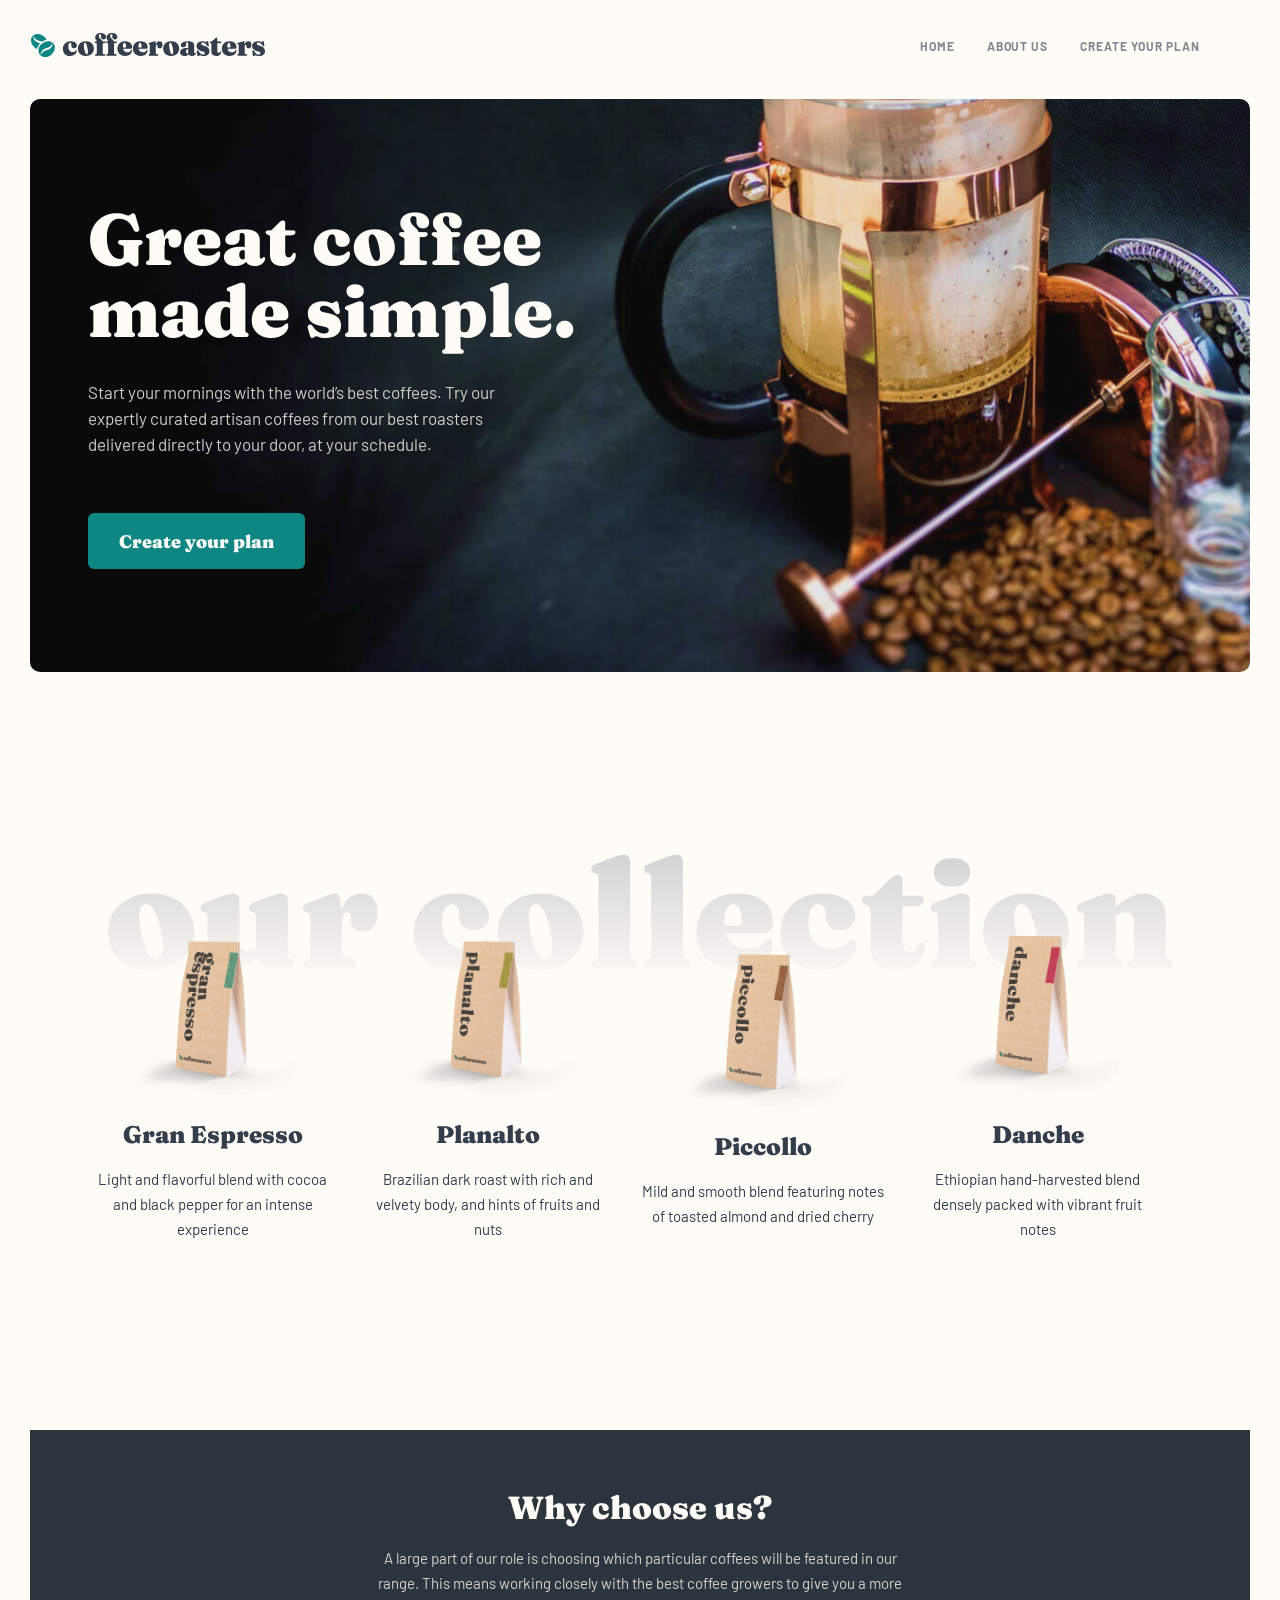
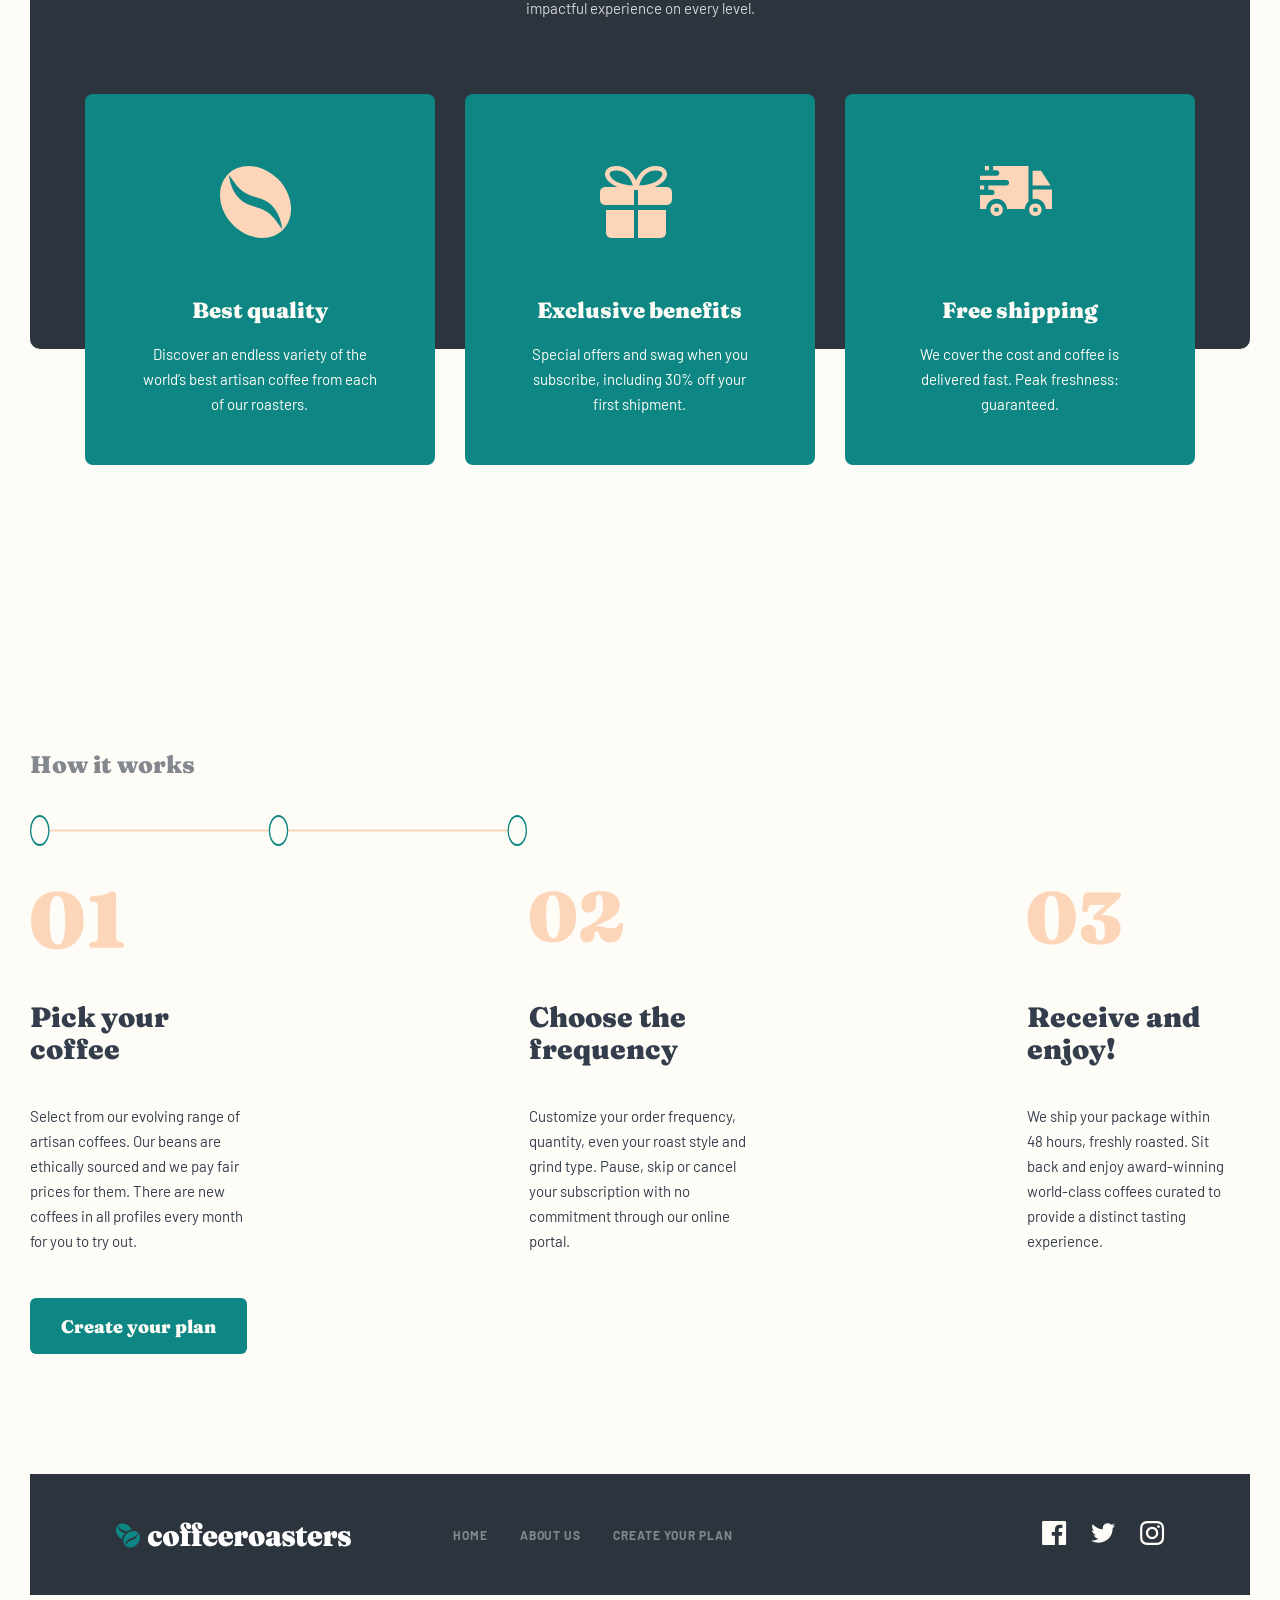
<file: index.html>
<!DOCTYPE html>
<html lang="en">

<head>
  <meta charset="UTF-8">
  <meta http-equiv="X-UA-Compatible" content="IE=edge">
  <meta name="viewport" content="width=device-width, initial-scale=1.0">
  <title>Coffee-mobile-full</title>
  <link rel="icon" href="./images/logo.svg">
  <!-- <link rel="stylesheet" href="./css/normalize.css"> -->
  <!-- <link rel="stylesheet" href="./css/main.css"> -->
  <link rel="stylesheet" href="./css/main.min.css">
</head>

<body>
  <!-- Header Start -->
  <header id="site-header">
    <div class="container">
      <div class="site-header-part">
        <a class="site-logo" href="./index.html">
          <img class="site-logo__img" src="./images/logo-img.svg" width="163" height="18" alt="CoffeeRoaster's logo">
        </a>
        <button class="site-header-part__btn" type="button"></button>
        <nav class="sitenav ">
          <ul class="sitenav__list">
            <li class="sitenav__item">
              <a class="sitenav__link" href="./index.html">Home</a>
            </li>
            <li class="sitenav__item">
              <a class="sitenav__link" href="./about.html">About us</a>
            </li>
            <li class="sitenav__item">
              <a class="sitenav__link" href="./plan.html">Create your plan</a>
            </li>
          </ul>
        </nav>
      </div>
    </div>
  </header>
  <!-- Header Finsh -->


  <!-- Site Main Start -->
  <main class="site-main">

    <!-- Hero Start -->
    <section id="hero">
      <div class="container">
        <div class="hero-part">
          <div class="hero-part__info-box">
            <div class="hero-part__title-box">
              <h1 class="hero-part__title">Great coffee
                made simple.</h1>
            </div>
            <div class="hero-part__text-box">
              <p class="hero-part__text">
                Start your mornings with the world’s best coffees. Try our expertly curated artisan
                coffees from our best roasters delivered directly to your door, at your schedule.
              </p>
            </div>
            <div class="hero-part__link-box">
              <a class="hero-part__link" href="./plan.html">Create your plan</a>
            </div>
          </div>
        </div>
      </div>
    </section>
    <!-- Hero Finish -->

    <!-- Collection Start -->
    <section id="collection">
      <div class="container">
        <h2 class="visually-hidden">Collection Section</h2>
        <div class="collection-part">
          <ul class="collection-part__list collection-list">
            <li class="collection-list__item">
              <img class="collection-list__img" src="./images//espresso.png" width="200" height="151"
                alt="Gran Espresso coffee" srcset="./images//espresso.png 1x, ./images//espresso@2x.png 2x">
              <div class="collection-list__info-box">
                <h3 class="collection-list__title">Gran Espresso</h3>
                <div class="collection-list__text-box">
                  <p class="collection-list__text">
                    Light and flavorful blend with cocoa and black pepper for an intense experience
                  </p>
                </div>
              </div>
            </li>
            <li class="collection-list__item">
              <img class="collection-list__img" src="./images//planalto.png" width="200" height="151"
                alt="Gran Espresso coffee" srcset="./images//planalto.png 1x, ./images//planalto@2x.png 2x">
              <div class="collection-list__info-box">
                <h3 class="collection-list__title">Planalto</h3>
                <div class="collection-list__text-box">
                  <p class="collection-list__text">
                    Brazilian dark roast with rich and velvety body, and hints of fruits and nuts
                  </p>
                </div>
              </div>
            </li>
            <li class="collection-list__item">
              <img class="collection-list__img" src="./images/picollo.png" width="200" height="151"
                alt="Gran Espresso coffee" srcset="./images/picollo.png 1x, ./images/picollo@2x.png 2x">
              <div class="collection-list__info-box">
                <h3 class="collection-list__title">Piccollo</h3>
                <div class="collection-list__text-box">
                  <p class="collection-list__text">
                    Mild and smooth blend featuring notes of toasted almond and dried cherry
                  </p>
                </div>
              </div>
            </li>
            <li class="collection-list__item">
              <img class="collection-list__img" src="./images/danche.png" width="200" height="151"
                alt="Gran Espresso coffee" srcset="./images/danche.png 1x, ./images/danche@2x.png 2x">
              <div class="collection-list__info-box">
                <h3 class="collection-list__title">Danche</h3>
                <div class="collection-list__text-box">
                  <p class="collection-list__text">
                    Ethiopian hand-harvested blend densely packed with vibrant fruit notes
                  </p>
                </div>
              </div>
            </li>
          </ul>
        </div>
      </div>
    </section>
    <!-- Collection Finish -->

    <!-- Choose Start -->
    <section id="choose">
      <div class="container">
        <div class="choose-part">
          <div class="choose-part__info-box">
            <div class="choose-part__title-box">
              <h2 class="choose-part__title">Why choose us?</h2>
            </div>
            <div class="choose-part__text-box">
              <p class="choose-part__text">
                A large part of our role is choosing which particular coffees will be featured in our range. This means
                working closely with the best coffee growers to give you a more impactful experience on every level.
              </p>
            </div>
          </div>
          <div class="choose-part__list-box">
            <ul class="choose-part__list choose-list">
              <li class="choose-list__item">
                <div class="choose-list__info-box">
                  <h3 class="choose-list__title">Best quality</h3>
                  <div class="choose-list__text-box">
                    <p class="choose-list__text">
                      Discover an endless variety of the world’s best artisan coffee from each of our roasters.
                    </p>
                  </div>
                </div>
              </li>
              <li class="choose-list__item">
                <div class="choose-list__info-box">
                  <h3 class="choose-list__title">Exclusive benefits</h3>
                  <div class="choose-list__text-box">
                    <p class="choose-list__text">
                      Special offers and swag when you subscribe, including 30% off your first shipment.
                    </p>
                  </div>
                </div>
              </li>
              <li class="choose-list__item">
                <div class="choose-list__info-box">
                  <h3 class="choose-list__title">Free shipping</h3>
                  <div class="choose-list__text-box">
                    <p class="choose-list__text">
                      We cover the cost and coffee is delivered fast. Peak freshness: guaranteed.
                    </p>
                  </div>
                </div>
              </li>
            </ul>
          </div>
        </div>
      </div>
    </section>
    <!-- Choose Finish -->

    <!-- How it works Start -->
    <section id="how-it-works">
      <div class="container">
        <div class="how-it-works-part coffee-part">
          <div class="coffee-part__title-box">
            <h2 class="coffee-part__title">How it works</h2>
          </div>
          <ul class="coffee-part__list coffee-list">
            <li class="coffee-list__item">
              <div class="coffee-list__title-box">
                <h3 class="coffee-list__title">Pick your coffee</h3>
              </div>
              <div class="coffee-list__text-box">
                <p class="coffee-list__text">
                  Select from our evolving range of artisan coffees. Our beans are ethically sourced and we pay fair
                  prices for them. There are new coffees in all profiles every month for you to try out.
                </p>
              </div>
            </li>
            <li class="coffee-list__item">
              <div class="coffee-list__title-box">
                <h3 class="coffee-list__title">Choose the frequency</h3>
              </div>
              <div class="coffee-list__text-box">
                <p class="coffee-list__text">
                  Customize your order frequency, quantity, even your roast style
                  and grind type. Pause, skip or cancel your subscription with
                  no commitment through our online portal.
                </p>
              </div>
            </li>
            <li class="coffee-list__item">
              <div class="coffee-list__title-box">
                <h3 class="coffee-list__title">Receive and enjoy!</h3>
              </div>
              <div class="coffee-list__text-box">
                <p class="coffee-list__text">
                  We ship your package within 48 hours, freshly roasted. Sit back and enjoy award-winning
                  world-class coffees curated to provide a distinct tasting experience.
                </p>
              </div>
            </li>
          </ul>
          <div class="coffee-part__link-box">
            <a class="coffee-part__link" href="./plan.html">Create your plan</a>
          </div>
        </div>
      </div>
    </section>
    <!-- How it works Finish -->
  </main>

  <!-- Site Main Finish -->

  <!-- Footer Start -->
  <footer id="site-footer">
    <div class="container">
      <div class="footer-part">
        <a class="footer-part__link" href="./index.html">
          <img class="footer-part__link-img" src="./images/white-log-img.svg" width="217" height="23"
            alt="Coffee Roaster's Logo">
        </a>
        <ul class="footer-part__list">
          <li class="footer-part__item">
            <a class="footer-part__link" href="./index.html">HOME</a>
          </li>
          <li class="footer-part__item">
            <a class="footer-part__link" href="./about.html">ABOUT US</a>
          </li>
          <li class="footer-part__item">
            <a class="footer-part__link" href="./plan.html">CREATE YOUR PLAN</a>
          </li>
        </ul>
        <ul class="footer-part__social-list">
          <li class="footer-part__social-item">
            <a class="footer-part__social-link" href="https://www.facebook.com" target="blank">
              <svg class="footer-part__social-link-img" width="25" height="24" viewBox="0 0 25 24" fill="none"
                xmlns="http://www.w3.org/2000/svg">
                <path
                  d="M22.7752 0H1.42522C0.69322 0 0.10022 0.593 0.10022 1.325V22.676C0.10022 23.407 0.69322 24 1.42522 24H12.9202V14.706H9.79222V11.084H12.9202V8.413C12.9202 5.313 14.8132 3.625 17.5792 3.625C18.9042 3.625 20.0422 3.724 20.3742 3.768V7.008L18.4562 7.009C16.9522 7.009 16.6612 7.724 16.6612 8.772V11.085H20.2482L19.7812 14.707H16.6612V24H22.7772C23.5072 24 24.1002 23.407 24.1002 22.675V1.325C24.1002 0.593 23.5072 0 22.7752 0Z"
                  fill="#FEFCF7" />
              </svg>
            </a>
          </li>
          <li class="footer-part__social-item">
            <a class="footer-part__social-link" href="https://www.twitter.com" target="blank">
              <svg class="footer-part__social-link-img" width="25" height="20" viewBox="0 0 25 20" fill="none"
                xmlns="http://www.w3.org/2000/svg">
                <path
                  d="M24.1002 2.55705C23.2172 2.94905 22.2682 3.21305 21.2722 3.33205C22.2892 2.72305 23.0702 1.75805 23.4372 0.608047C22.4862 1.17205 21.4322 1.58205 20.3102 1.80305C19.4132 0.846047 18.1322 0.248047 16.7162 0.248047C13.5372 0.248047 11.2012 3.21405 11.9192 6.29305C7.82822 6.08805 4.20022 4.12805 1.77122 1.14905C0.48122 3.36205 1.10222 6.25705 3.29422 7.72305C2.48822 7.69705 1.72822 7.47605 1.06522 7.10705C1.01122 9.38805 2.64622 11.522 5.01422 11.997C4.32122 12.185 3.56222 12.229 2.79022 12.081C3.41622 14.037 5.23422 15.46 7.39022 15.5C5.32022 17.123 2.71222 17.848 0.10022 17.54C2.27922 18.937 4.86822 19.752 7.64822 19.752C16.7902 19.752 21.9552 12.031 21.6432 5.10605C22.6052 4.41105 23.4402 3.54405 24.1002 2.55705Z"
                  fill="#FEFCF7" />
              </svg>
            </a>
          </li>
          <li class="footer-part__social-item">
            <a class="footer-part__social-link" href="https://www.instagram.com" target="blank">
              <svg class="footer-part__social-link-img" width="25" height="24" viewBox="0 0 25 24" fill="none"
                xmlns="http://www.w3.org/2000/svg">
                <path fill-rule="evenodd" clip-rule="evenodd"
                  d="M12.1002 0C8.84122 0 8.43322 0.014 7.15322 0.072C2.79522 0.272 0.37322 2.69 0.17322 7.052C0.11422 8.333 0.10022 8.741 0.10022 12C0.10022 15.259 0.11422 15.668 0.17222 16.948C0.37222 21.306 2.79022 23.728 7.15222 23.928C8.43322 23.986 8.84122 24 12.1002 24C15.3592 24 15.7682 23.986 17.0482 23.928C21.4022 23.728 23.8302 21.31 24.0272 16.948C24.0862 15.668 24.1002 15.259 24.1002 12C24.1002 8.741 24.0862 8.333 24.0282 7.053C23.8322 2.699 21.4112 0.273 17.0492 0.073C15.7682 0.014 15.3592 0 12.1002 0ZM12.1002 2.163C15.3042 2.163 15.6842 2.175 16.9502 2.233C20.2022 2.381 21.7212 3.924 21.8692 7.152C21.9272 8.417 21.9382 8.797 21.9382 12.001C21.9382 15.206 21.9262 15.585 21.8692 16.85C21.7202 20.075 20.2052 21.621 16.9502 21.769C15.6842 21.827 15.3062 21.839 12.1002 21.839C8.89622 21.839 8.51622 21.827 7.25122 21.769C3.99122 21.62 2.48022 20.07 2.33222 16.849C2.27422 15.584 2.26222 15.205 2.26222 12C2.26222 8.796 2.27522 8.417 2.33222 7.151C2.48122 3.924 3.99622 2.38 7.25122 2.232C8.51722 2.175 8.89622 2.163 12.1002 2.163ZM5.93822 12C5.93822 8.597 8.69722 5.838 12.1002 5.838C15.5032 5.838 18.2622 8.597 18.2622 12C18.2622 15.404 15.5032 18.163 12.1002 18.163C8.69722 18.163 5.93822 15.403 5.93822 12ZM12.1002 16C9.89122 16 8.10022 14.21 8.10022 12C8.10022 9.791 9.89122 8 12.1002 8C14.3092 8 16.1002 9.791 16.1002 12C16.1002 14.21 14.3092 16 12.1002 16ZM17.0652 5.595C17.0652 4.8 17.7102 4.155 18.5062 4.155C19.3012 4.155 19.9452 4.8 19.9452 5.595C19.9452 6.39 19.3012 7.035 18.5062 7.035C17.7102 7.035 17.0652 6.39 17.0652 5.595Z"
                  fill="#FEFCF7" />
              </svg>
            </a>
          </li>
        </ul>
      </div>
    </div>
  </footer>
  <!-- Footer Finish-->


  <script src="./js/main.js"></script>
</body>

</html>
</file>
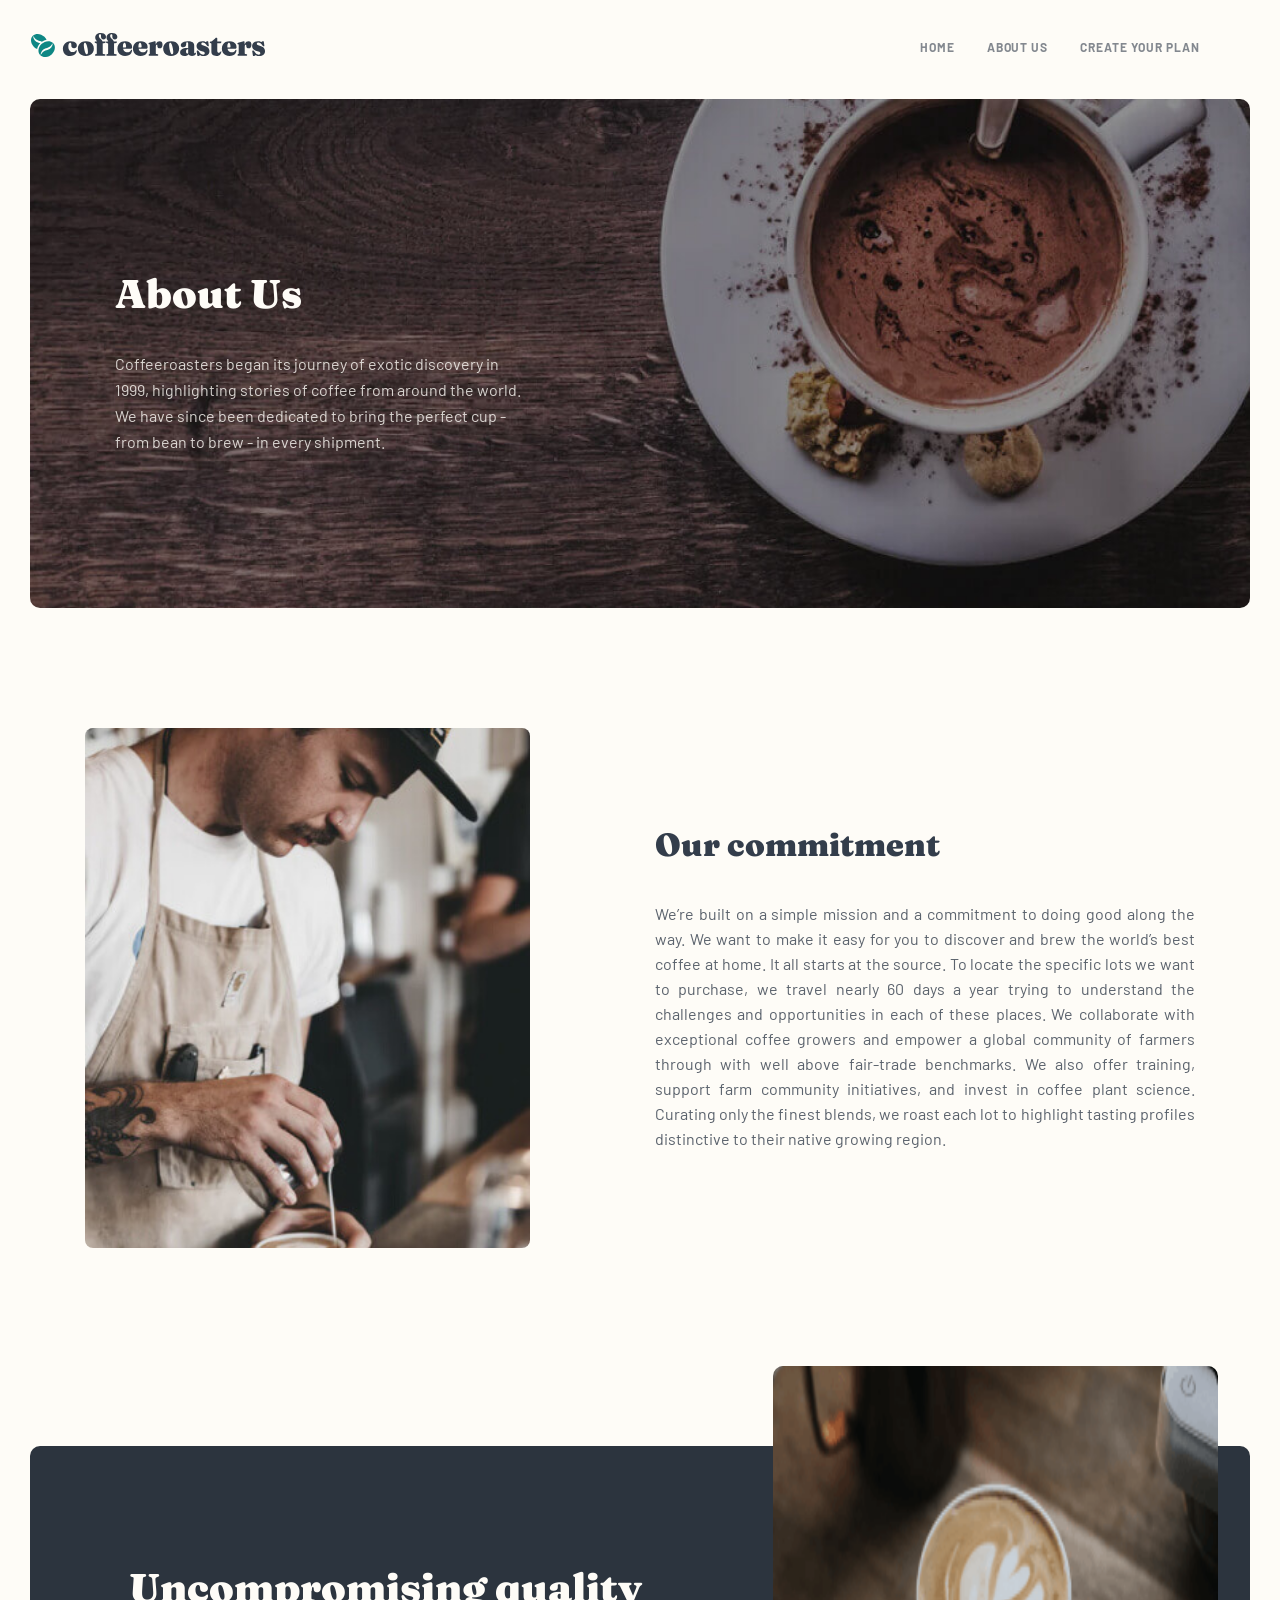
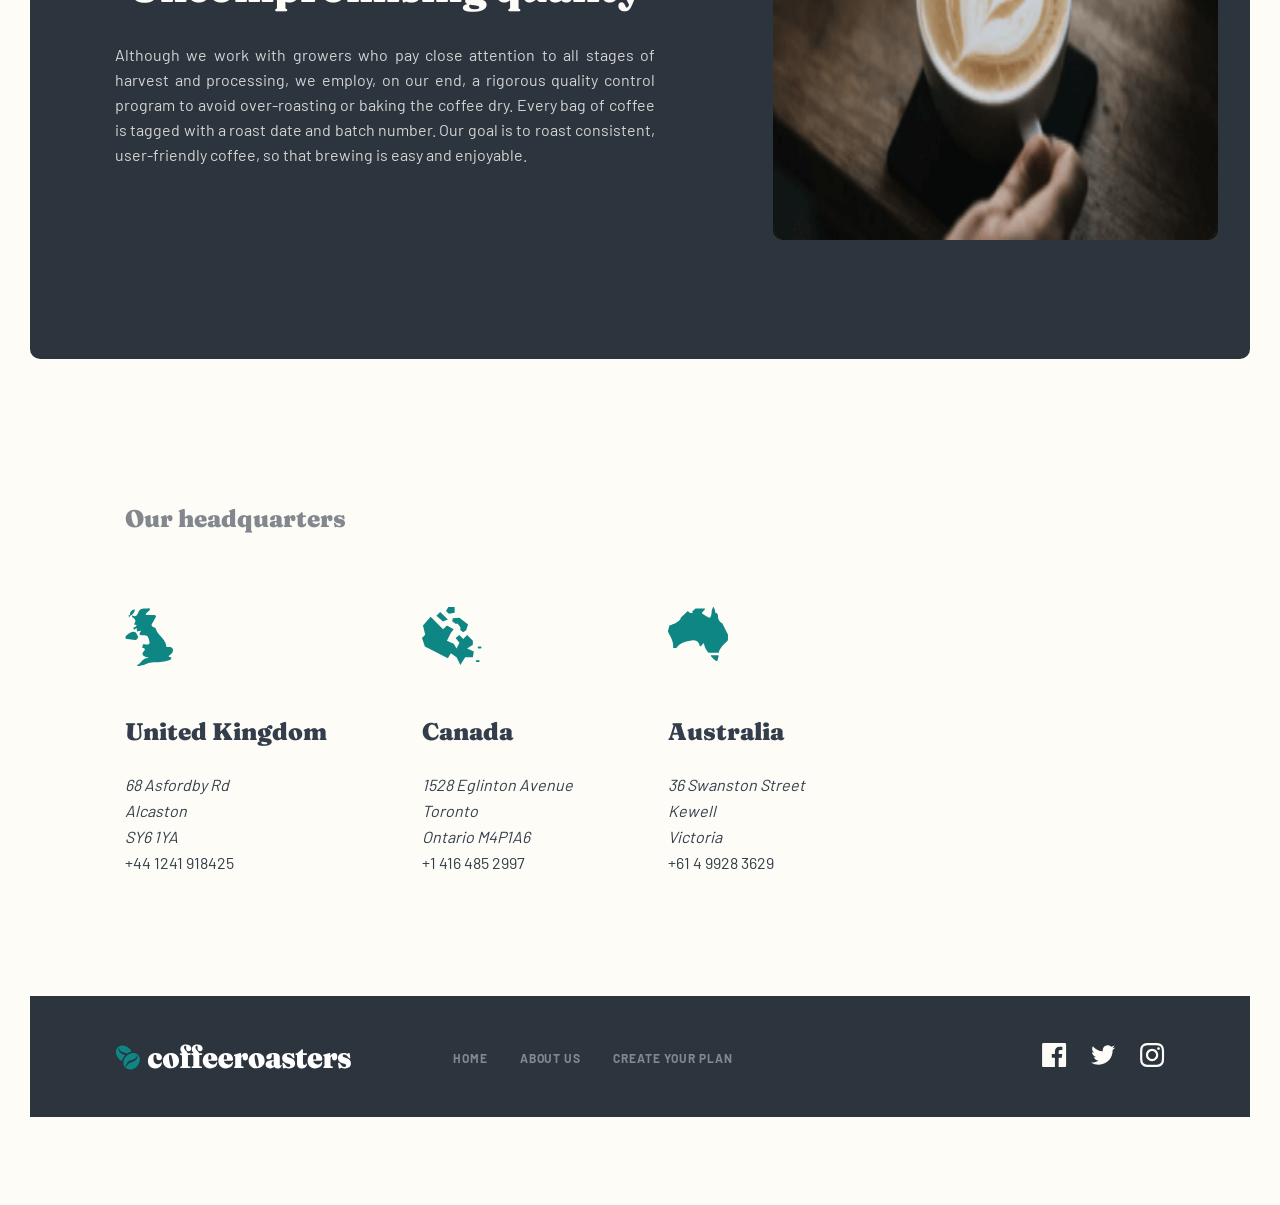
<file: about.html>
<!DOCTYPE html>
<html lang="en">

<head>
    <meta charset="UTF-8">
    <meta http-equiv="X-UA-Compatible" content="IE=edge">
    <meta name="viewport" content="width=device-width, initial-scale=1.0">
    <title>Coffeeroasters Old</title>
    <link rel="icon" href="./images/logo.svg">
    <!-- <link rel="stylesheet" href="./css/normalize.css"> -->
    <link rel="stylesheet" href="./css/main.css">
    <!-- <link rel="stylesheet" href="./css/main.min.css"> -->
</head>

<body>
    <!-- Header Start -->
    <header id="site-header">
        <div class="container">
            <div class="site-header-part">
                <a class="site-logo" href="./index.html">
                    <img class="site-logo__img" src="./images/logo-img.svg" width="163" height="18"
                        alt="CoffeeRoaster's logo">
                </a>
                <button class="site-header-part__btn" type="button"></button>
                <nav class="sitenav ">
                    <ul class="sitenav__list">
                        <li class="sitenav__item">
                            <a class="sitenav__link" href="./index.html">Home</a>
                        </li>
                        <li class="sitenav__item">
                            <a class="sitenav__link" href="./about.html">About us</a>
                        </li>
                        <li class="sitenav__item">
                            <a class="sitenav__link" href="./plan.html">Create your plan</a>
                        </li>
                    </ul>
                </nav>
            </div>
        </div>
    </header>
    <!-- Site Hero Finish -->

    <!-- Site Main Start -->
    <main class="site-main">
        <!-- Site Intro Start -->
        <section class="intro">
            <div class="container">
                <div class="intro__inner">
                    <h2 class="intro__title">About Us</h2>
                    <p class="intro__text">
                        Coffeeroasters began its journey of exotic discovery in 1999, highlighting stories of coffee
                        from around the world. We have since been dedicated to bring the perfect cup - from bean to brew
                        - in every shipment.
                    </p>
                </div>
            </div>
        </section>
        <!-- Site Intro Start -->
        <!-- Site Commited Start -->
        <section class="commited">
            <div class="container">
                <div class="commited__intro">
                    <div class="commited__img-box">
                        <img class="commited__img" src="./images/man-coffee-img-phone.jpg" alt="Man coffee img phone"
                            width="100%" height="100%">
                    </div>
                    <div class="commited__desc">
                        <h3 class="commited__title">Our commitment</h3>
                        <p class="commited__text">We’re built on a simple mission and a commitment to doing good along
                            the way. We want to make it easy for you to discover and brew the world’s best coffee at
                            home. It all starts at the source. To locate the specific lots we want to purchase, we
                            travel nearly 60 days a year trying to understand the challenges and opportunities in each
                            of these places. We collaborate with exceptional coffee growers and empower a global
                            community of farmers through with well above fair-trade benchmarks. We also offer training,
                            support farm community initiatives, and invest in coffee plant science. Curating only the
                            finest blends, we roast each lot to highlight tasting profiles distinctive to their native
                            growing region.</p>
                    </div>
                </div>
            </div>
        </section>
        <!-- Site Commited Finish -->
        <!-- Site Quality Start -->
        <section class="quality">
            <div class="container">
                <div class="quality__inner">
                    <div class="quality__box">
                        <div class="quality__desc">
                            <h3 class="quality__title">
                                Uncompromising quality
                            </h3>
                            <p class="quality__text">
                                Although we work with growers who pay close attention to all stages of harvest and
                                processing, we employ, on our end, a rigorous quality control program to avoid
                                over-roasting
                                or baking the coffee dry. Every bag of coffee is tagged with a roast date and batch
                                number.
                                Our goal is to roast
                                consistent, user-friendly coffee, so that brewing is easy and enjoyable.
                            </p>
                        </div>
                        <div class="quality__img-box">
                            <img src="./images/cup-of-coffee-img-phone.png" alt="Cop of coffee img" class="quality__img"
                                width="279" height="156">
                        </div>
                    </div>
                </div>
            </div>
        </section>
        <!-- Site Quality Finish -->
        <!-- Start Headquarters Section -->
        <section id="headquarter">
            <div class="container">
                <div class="headquarter-part">
                    <h2 class="headquarter-part__title">Our headquarters</h2>
                    <ul class="headquarter-part__list headquarter-list">
                        <li class="headquarter-list__item">
                            <h3 class="headquarter-list__title">United Kingdom</h3>
                            <div class="headquarter-list__link-box">
                                <address class="headquarter-list__address">
                                    <a class="headquarter-list__address-link"
                                        href="https://www.google.com/maps/place/%D0%90%D0%BB%D0%BA%D0%B0%D1%81%D1%82%D0%BE%D0%BD,+%D0%A7%D0%B5%D1%80%D1%87-%D0%A1%D1%82%D1%80%D0%B5%D1%82%D1%82%D0%BE%D0%BD+SY6+6RW,+%D0%92%D0%B5%D0%BB%D0%B8%D0%BA%D0%BE%D0%B1%D1%80%D0%B8%D1%82%D0%B0%D0%BD%D0%B8%D1%8F/@52.4802154,-2.7969055,509m/data=!3m1!1e3!4m5!3m4!1s0x487012b5692fce8b:0x9f875fd94d202add!8m2!3d52.480947!4d-2.795993"
                                        target="blank" rel="noopener noreferrer">68 Asfordby Rd
                                        <br> Alcaston
                                        <br> SY6 1YA
                                    </a>
                                </address>
                                <a class="headquarter-list__tel-link" href="tel:+441241918425">+44 1241 918425</a>
                            </div>
                        </li>
                        <li class="headquarter-list__item">
                            <h3 class="headquarter-list__title">Canada</h3>
                            <div class="headquarter-list__link-box">
                                <address class="headquarter-list__address">
                                    <a class="headquarter-list__address-link"
                                        href="https://www.google.com/maps/place/1528+Eglinton+Ave+E,+Toronto,+ON,+%D0%9A%D0%B0%D0%BD%D0%B0%D0%B4%D0%B0/@43.7150218,-79.3605589,650m/data=!3m2!1e3!4b1!4m5!3m4!1s0x89d4cd2025a3a07f:0xec2e4385226074bd!8m2!3d43.7150218!4d-79.3583702"
                                        target="blank" rel="noopener noreferrer">1528 Eglinton Avenue
                                        <br>
                                        Toronto
                                        <br>
                                        Ontario M4P1A6
                                    </a>
                                </address>
                                <a class="headquarter-list__tel-link" href="tel:+14164852997">+1 416 485 2997</a>
                            </div>
                        </li>
                        <li class="headquarter-list__item">
                            <h3 class="headquarter-list__title">Australia</h3>
                            <div class="headquarter-list__link-box">
                                <address class="headquarter-list__address">
                                    <a class="headquarter-list__address-link"
                                        href="https://www.google.com/maps/place/36+Swanston+St,+Melbourne+VIC+3004,+%D0%90%D0%B2%D1%81%D1%82%D1%80%D0%B0%D0%BB%D0%B8%D1%8F/@-37.8166983,144.9626026,711m/data=!3m2!1e3!4b1!4m9!1m2!2m1!1s36+Swanston+Street+++++++++++++++++++++++++++++++++++++Kewell+++++++++++++++++++++++++++++++++++++Victoria!3m5!1s0x6ad642b69adebf53:0x5e4852fc4e59ebe4!8m2!3d-37.8166984!4d144.9670873!15sCmozNiBTd2Fuc3RvbiBTdHJlZXQgICAgICAgICAgICAgICAgICAgICAgICAgICAgICAgICAgICAgS2V3ZWxsICAgICAgICAgICAgICAgICAgICAgICAgICAgICAgICAgICAgIFZpY3RvcmlhkgEQZ2VvY29kZWRfYWRkcmVzcw"
                                        target="blank" rel="noopener noreferrer">36 Swanston Street
                                        <br>
                                        Kewell
                                        <br>
                                        Victoria
                                    </a>
                                </address>
                                <a class="headquarter-list__tel-link" href="tel:+61499283629">+61 4 9928 3629</a>
                            </div>
                        </li>
                    </ul>
                </div>
            </div>
        </section>
        <!-- End of Headquarters Section -->
    </main>
    <!-- Site Main Finish -->

    <!-- Footer Start -->
    <footer id="site-footer">
        <div class="container">
            <div class="footer-part">
                <a class="footer-part__link" href="./index.html">
                    <img class="footer-part__link-img" src="./images/white-log-img.svg" width="217" height="23"
                        alt="Coffee Roaster's Logo">
                </a>
                <ul class="footer-part__list">
                    <li class="footer-part__item">
                        <a class="footer-part__link" href="./index.html">HOME</a>
                    </li>
                    <li class="footer-part__item">
                        <a class="footer-part__link" href="./about.html">ABOUT US</a>
                    </li>
                    <li class="footer-part__item">
                        <a class="footer-part__link" href="./plan.html">CREATE YOUR PLAN</a>
                    </li>
                </ul>
                <ul class="footer-part__social-list">
                    <li class="footer-part__social-item">
                        <a class="footer-part__social-link" href="https://www.facebook.com" target="blank">
                            <svg class="footer-part__social-link-img" width="25" height="24" viewBox="0 0 25 24"
                                fill="none" xmlns="http://www.w3.org/2000/svg">
                                <path
                                    d="M22.7752 0H1.42522C0.69322 0 0.10022 0.593 0.10022 1.325V22.676C0.10022 23.407 0.69322 24 1.42522 24H12.9202V14.706H9.79222V11.084H12.9202V8.413C12.9202 5.313 14.8132 3.625 17.5792 3.625C18.9042 3.625 20.0422 3.724 20.3742 3.768V7.008L18.4562 7.009C16.9522 7.009 16.6612 7.724 16.6612 8.772V11.085H20.2482L19.7812 14.707H16.6612V24H22.7772C23.5072 24 24.1002 23.407 24.1002 22.675V1.325C24.1002 0.593 23.5072 0 22.7752 0Z"
                                    fill="#FEFCF7" />
                            </svg>
                        </a>
                    </li>
                    <li class="footer-part__social-item">
                        <a class="footer-part__social-link" href="https://www.twitter.com" target="blank">
                            <svg class="footer-part__social-link-img" width="25" height="20" viewBox="0 0 25 20"
                                fill="none" xmlns="http://www.w3.org/2000/svg">
                                <path
                                    d="M24.1002 2.55705C23.2172 2.94905 22.2682 3.21305 21.2722 3.33205C22.2892 2.72305 23.0702 1.75805 23.4372 0.608047C22.4862 1.17205 21.4322 1.58205 20.3102 1.80305C19.4132 0.846047 18.1322 0.248047 16.7162 0.248047C13.5372 0.248047 11.2012 3.21405 11.9192 6.29305C7.82822 6.08805 4.20022 4.12805 1.77122 1.14905C0.48122 3.36205 1.10222 6.25705 3.29422 7.72305C2.48822 7.69705 1.72822 7.47605 1.06522 7.10705C1.01122 9.38805 2.64622 11.522 5.01422 11.997C4.32122 12.185 3.56222 12.229 2.79022 12.081C3.41622 14.037 5.23422 15.46 7.39022 15.5C5.32022 17.123 2.71222 17.848 0.10022 17.54C2.27922 18.937 4.86822 19.752 7.64822 19.752C16.7902 19.752 21.9552 12.031 21.6432 5.10605C22.6052 4.41105 23.4402 3.54405 24.1002 2.55705Z"
                                    fill="#FEFCF7" />
                            </svg>
                        </a>
                    </li>
                    <li class="footer-part__social-item">
                        <a class="footer-part__social-link" href="https://www.instagram.com" target="blank">
                            <svg class="footer-part__social-link-img" width="25" height="24" viewBox="0 0 25 24"
                                fill="none" xmlns="http://www.w3.org/2000/svg">
                                <path fill-rule="evenodd" clip-rule="evenodd"
                                    d="M12.1002 0C8.84122 0 8.43322 0.014 7.15322 0.072C2.79522 0.272 0.37322 2.69 0.17322 7.052C0.11422 8.333 0.10022 8.741 0.10022 12C0.10022 15.259 0.11422 15.668 0.17222 16.948C0.37222 21.306 2.79022 23.728 7.15222 23.928C8.43322 23.986 8.84122 24 12.1002 24C15.3592 24 15.7682 23.986 17.0482 23.928C21.4022 23.728 23.8302 21.31 24.0272 16.948C24.0862 15.668 24.1002 15.259 24.1002 12C24.1002 8.741 24.0862 8.333 24.0282 7.053C23.8322 2.699 21.4112 0.273 17.0492 0.073C15.7682 0.014 15.3592 0 12.1002 0ZM12.1002 2.163C15.3042 2.163 15.6842 2.175 16.9502 2.233C20.2022 2.381 21.7212 3.924 21.8692 7.152C21.9272 8.417 21.9382 8.797 21.9382 12.001C21.9382 15.206 21.9262 15.585 21.8692 16.85C21.7202 20.075 20.2052 21.621 16.9502 21.769C15.6842 21.827 15.3062 21.839 12.1002 21.839C8.89622 21.839 8.51622 21.827 7.25122 21.769C3.99122 21.62 2.48022 20.07 2.33222 16.849C2.27422 15.584 2.26222 15.205 2.26222 12C2.26222 8.796 2.27522 8.417 2.33222 7.151C2.48122 3.924 3.99622 2.38 7.25122 2.232C8.51722 2.175 8.89622 2.163 12.1002 2.163ZM5.93822 12C5.93822 8.597 8.69722 5.838 12.1002 5.838C15.5032 5.838 18.2622 8.597 18.2622 12C18.2622 15.404 15.5032 18.163 12.1002 18.163C8.69722 18.163 5.93822 15.403 5.93822 12ZM12.1002 16C9.89122 16 8.10022 14.21 8.10022 12C8.10022 9.791 9.89122 8 12.1002 8C14.3092 8 16.1002 9.791 16.1002 12C16.1002 14.21 14.3092 16 12.1002 16ZM17.0652 5.595C17.0652 4.8 17.7102 4.155 18.5062 4.155C19.3012 4.155 19.9452 4.8 19.9452 5.595C19.9452 6.39 19.3012 7.035 18.5062 7.035C17.7102 7.035 17.0652 6.39 17.0652 5.595Z"
                                    fill="#FEFCF7" />
                            </svg>
                        </a>
                    </li>
                </ul>
            </div>
        </div>
    </footer>
    <!-- Footer Finish-->


    <script src="./js/main.js"></script>
</body>

</html>
</file>
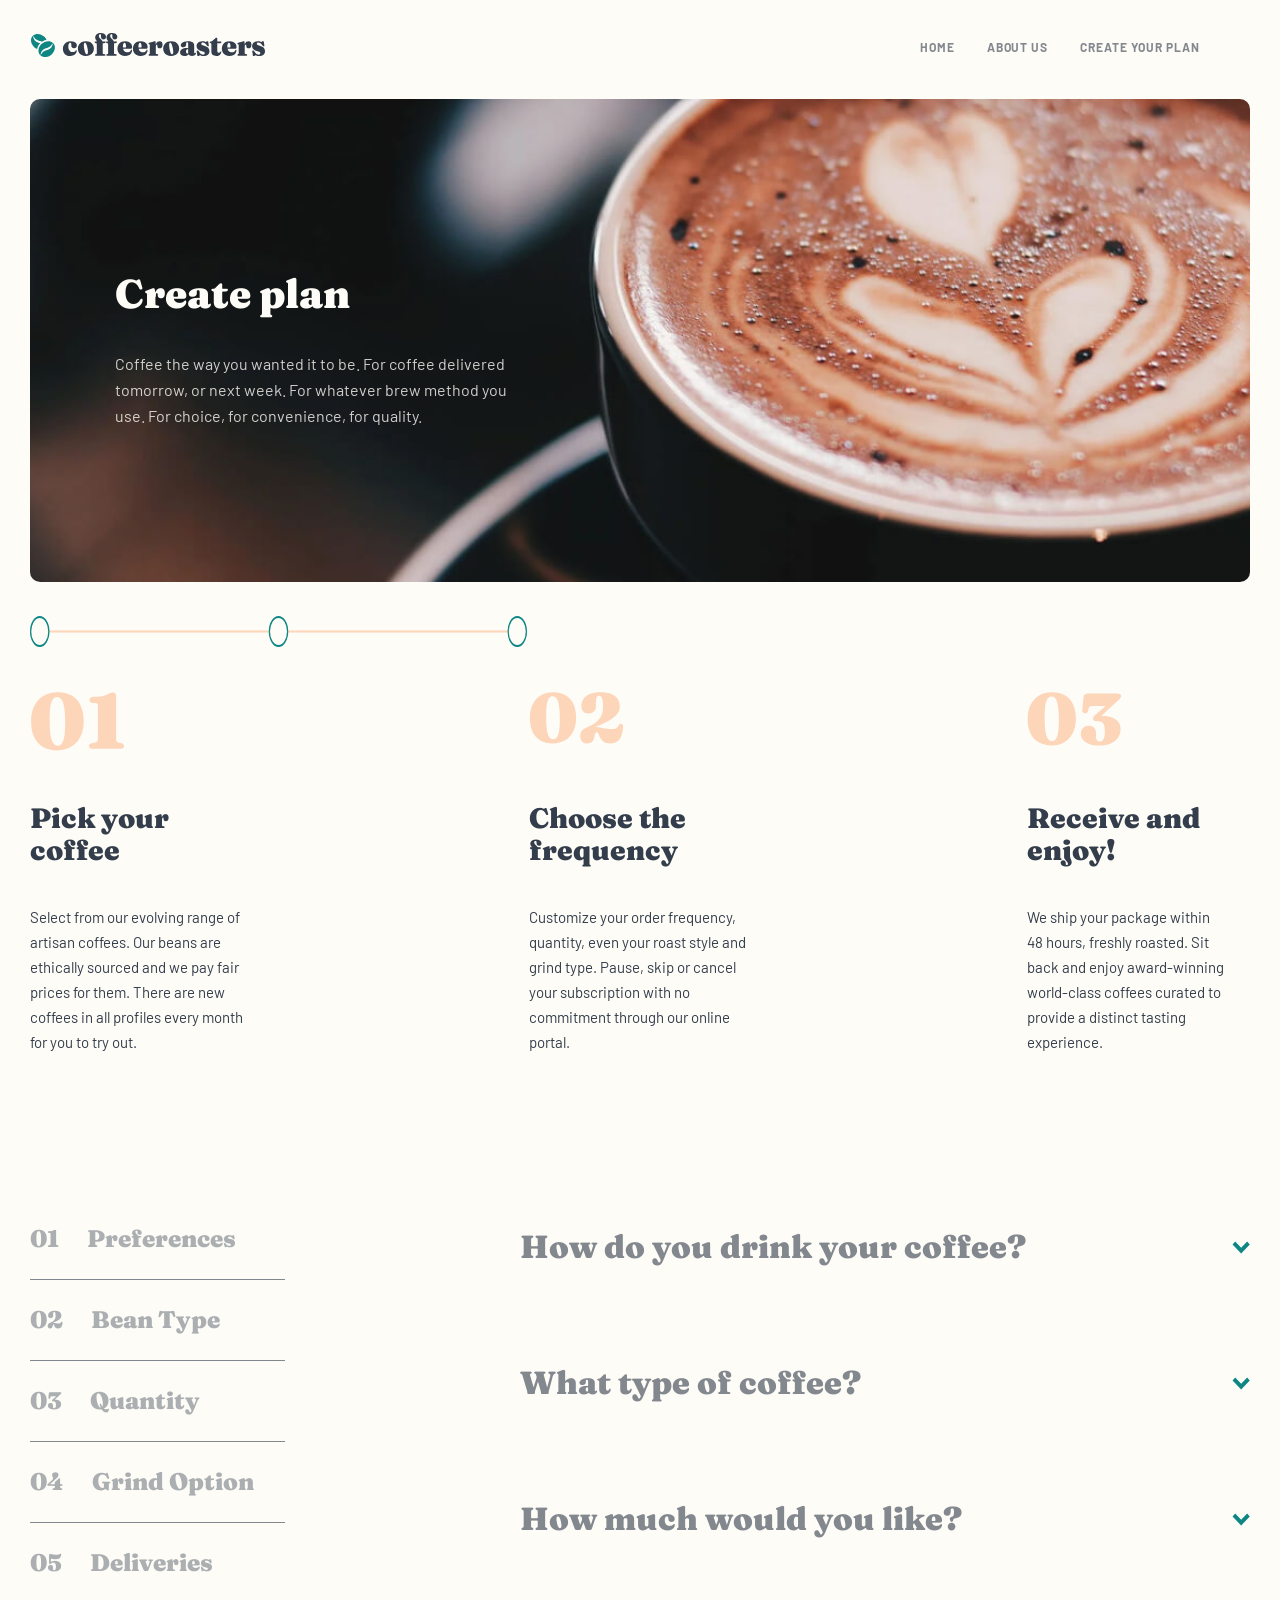
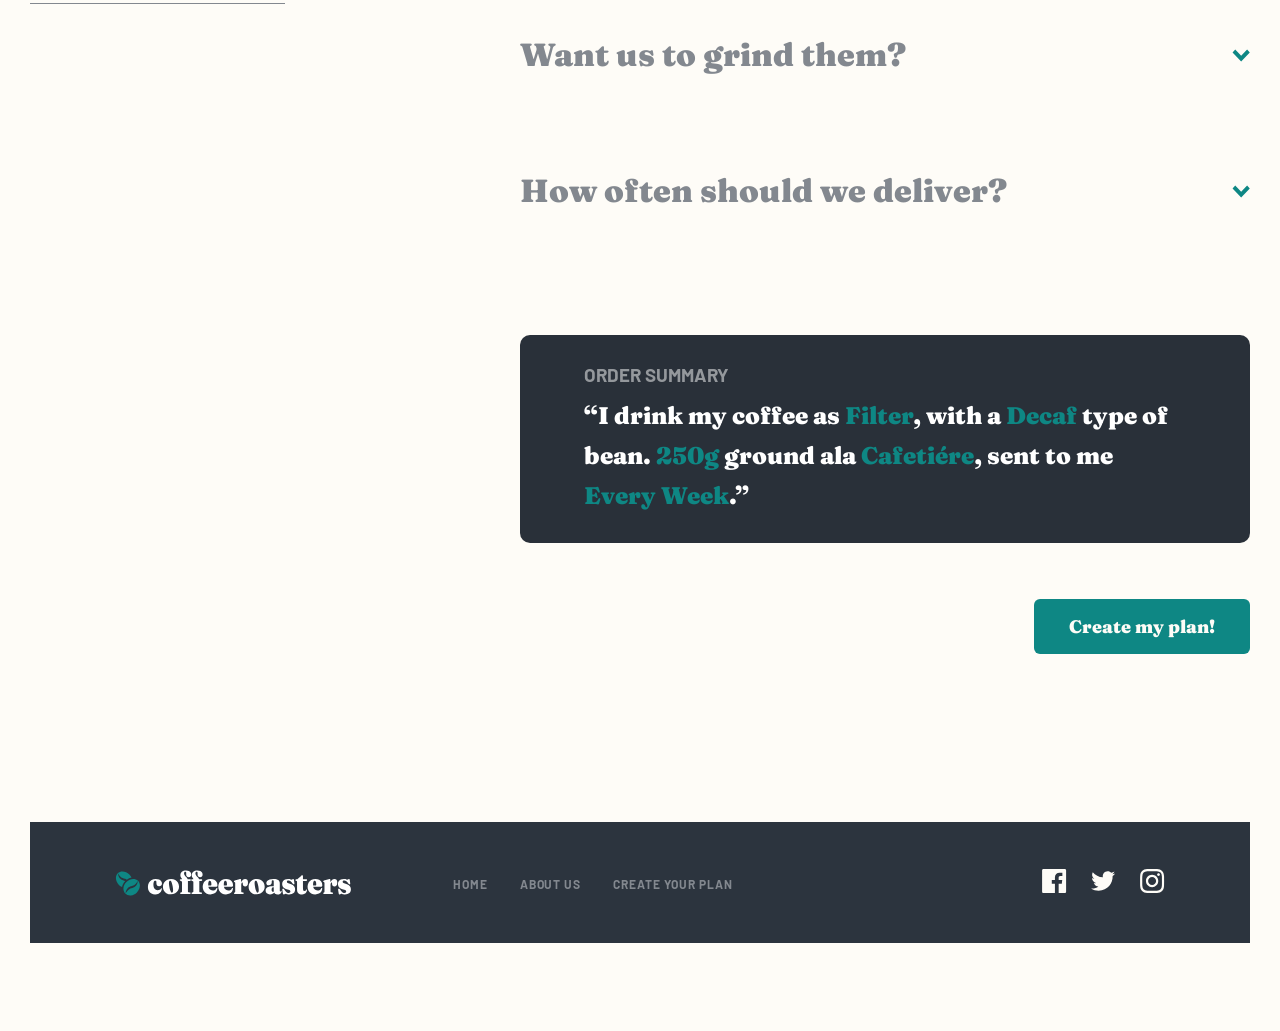
<file: plan.html>
<!DOCTYPE html>
<html lang="en">

<head>
    <meta charset="UTF-8">
    <meta http-equiv="X-UA-Compatible" content="IE=edge">
    <meta name="viewport" content="width=device-width, initial-scale=1.0">
    <title>Coffeeroasters Old</title>
    <link rel="icon" href="./images/logo.svg">
    <!-- <link rel="stylesheet" href="./css/normalize.css"> -->
    <link rel="stylesheet" href="./css/main.css">
    <!-- <link rel="stylesheet" href="./css/main.min.css"> -->
</head>

<body>
    <!-- Header Start -->
    <header id="site-header">
        <div class="container">
            <div class="site-header-part">
                <a class="site-logo" href="./index.html">
                    <img class="site-logo__img" src="./images/logo-img.svg" width="163" height="18"
                        alt="CoffeeRoaster's logo">
                </a>
                <button class="site-header-part__btn" type="button"></button>
                <nav class="sitenav ">
                    <ul class="sitenav__list">
                        <li class="sitenav__item">
                            <a class="sitenav__link" href="./index.html">Home</a>
                        </li>
                        <li class="sitenav__item">
                            <a class="sitenav__link" href="./about.html">About us</a>
                        </li>
                        <li class="sitenav__item">
                            <a class="sitenav__link" href="./plan.html">Create your plan</a>
                        </li>
                    </ul>
                </nav>
            </div>
        </div>
    </header>
    <!-- Header Finsh -->

    <!-- Site Main Start -->
    <main class="site-main">
        <!-- Site Intro Start -->
        <section class="intro">
            <div class="container">
                <div class="intro__inner intro__inner--plan">
                    <h2 class="intro__title">Create plan</h2>
                    <p class="intro__text">
                        Coffee the way you wanted it to be. For coffee delivered tomorrow, or next week. For whatever
                        brew method you use. For choice, for convenience, for quality.
                    </p>
                </div>
            </div>
        </section>
        <!-- Site Intro Start -->
        <!-- Start How it works Section -->
        <section id="how-it-works-plan">
            <div class="container">
                <div class="how-it-works-part coffee-part coffee-part--plan">
                    <ul class="coffee-part__list coffee-list coffee-list--plan">
                        <li class="coffee-list__item">
                            <div class="coffee-list__title-box">
                                <h3 class="coffee-list__title">Pick your coffee</h3>
                            </div>
                            <div class="coffee-list__text-box">
                                <p class="coffee-list__text">
                                    Select from our evolving range of artisan coffees. Our beans are ethically sourced
                                    and we pay fair
                                    prices for them. There are new coffees in all profiles every month for you to try
                                    out.
                                </p>
                            </div>
                        </li>
                        <li class="coffee-list__item">
                            <div class="coffee-list__title-box">
                                <h3 class="coffee-list__title">Choose the frequency</h3>
                            </div>
                            <div class="coffee-list__text-box">
                                <p class="coffee-list__text">
                                    Customize your order frequency, quantity, even your roast style
                                    and grind type. Pause, skip or cancel your subscription with
                                    no commitment through our online portal.
                                </p>
                            </div>
                        </li>
                        <li class="coffee-list__item">
                            <div class="coffee-list__title-box">
                                <h3 class="coffee-list__title">Receive and enjoy!</h3>
                            </div>
                            <div class="coffee-list__text-box">
                                <p class="coffee-list__text">
                                    We ship your package within 48 hours, freshly roasted. Sit back and enjoy
                                    award-winning
                                    world-class coffees curated to provide a distinct tasting experience.
                                </p>
                            </div>
                        </li>
                    </ul>
                </div>
            </div>
        </section>
        <!-- End of How it works Section -->

        <!-- Plan Details Start -->

        <section id="accardion">
            <h2 class="visually-hidden">Detail Section</h2>
            <div class="container">
                <div class="accardion-part">
                    <ol class="accardion-part__table-list table-list">
                        <li class="table-list__item">
                            <span>01</span>
                            <a class="table-list__link" href="#">Preferences</a>
                        </li>
                        <li class="table-list__item">
                            <span>02</span>
                            <a class="table-list__link" href="#">Bean Type</a>
                        </li>
                        <li class="table-list__item">
                            <span>03</span>
                            <a class="table-list__link" href="#">Quantity</a>
                        </li>
                        <li class="table-list__item">
                            <span>04</span>
                            <a class="table-list__link" href="#">Grind Option</a>
                        </li>
                        <li class="table-list__item">
                            <span>05</span>
                            <a class="table-list__link" href="#">Deliveries</a>
                        </li>
                    </ol>
                    <form class="accardion-part__form plan-accardion-form" action="https://echo.htmlacademy.ru/courses"
                        method="POST" autocomplete="off">
                        <ol class="accardion-part__list accardion-list">
                            <li class="accardion-list__item">
                                <details class="accardion-list__details">
                                    <summary class="accardion-list__details-title">How do you drink your coffee?
                                        <img src="/images/arrow-down.svg" width="18" height="12" alt="">
                                    </summary>
                                    <ul class="accardion-info-list">
                                        <li class="accardion-list__input-box accardion-info-box">
                                            <label>
                                                <input class="visually-hidden" type="radio" name="how_user_drink_coffee"
                                                    value="Capsule">
                                                <span class="accardion-info-box__text-box">
                                                    <strong class="accardion-info-box__title">Capsule</strong>
                                                    <span class="accardion-info-box__text">Compatible with Nespresso
                                                        systems
                                                        and similar brewers</span>
                                                </span>
                                            </label>
                                        </li>
                                        <li class="accardion-list__input-box accardion-info-box">
                                            <label>
                                                <input class="visually-hidden" type="radio" name="how_user_drink_coffee"
                                                    value="Filter">
                                                <span class="accardion-info-box__text-box">
                                                    <strong class="accardion-info-box__title">Filter</strong>
                                                    <span class="accardion-info-box__text">For pour over or drip methods
                                                        like Aeropress, Chemex, and V60</span>
                                                </span>
                                            </label>
                                        </li>
                                        <li class="accardion-list__input-box accardion-info-box">
                                            <label>
                                                <input class="visually-hidden" type="radio" name="how_user_drink_coffee"
                                                    value="Espresso">
                                                <span class="accardion-info-box__text-box">
                                                    <strong class="accardion-info-box__title">Espresso</strong>
                                                    <span class="accardion-info-box__text">Dense and finely ground beans
                                                        for
                                                        an intense, flavorful experience</span>
                                                </span>
                                            </label>
                                        </li>
                                    </ul>
                                </details>
                            </li>
                            <li class="accardion-list__item">
                                <details class="accardion-list__details">
                                    <summary class="accardion-list__details-title">What type of coffee?
                                        <img src="/images/arrow-down.svg" width="18" height="12" alt="">
                                    </summary>
                                    <ul class="accardion-info-list">
                                        <li class="accardion-list__input-box accardion-info-box">
                                            <label>
                                                <input class="visually-hidden" type="radio" name="what_type_of_coffee"
                                                    value="Single_Origin">
                                                <span class="accardion-info-box__text-box">
                                                    <strong class="accardion-info-box__title">Single Origin</strong>
                                                    <span class="accardion-info-box__text">Distinct, high quality coffee
                                                        from a specific family-owned farm</span>
                                                </span>
                                            </label>
                                        </li>
                                        <li class="accardion-list__input-box accardion-info-box">
                                            <label>
                                                <input class="visually-hidden" type="radio" name="what_type_of_coffee"
                                                    value="Decaf">
                                                <span class="accardion-info-box__text-box">
                                                    <strong class="accardion-info-box__title">Decaf</strong>
                                                    <span class="accardion-info-box__text">Just like regular coffee,
                                                        except
                                                        the caffeine has been removed</span>
                                                </span>
                                            </label>
                                        </li>
                                        <li class="accardion-list__input-box accardion-info-box">
                                            <label>
                                                <input class="visually-hidden" type="radio" name="what_type_of_coffee"
                                                    value="Blended">
                                                <span class="accardion-info-box__text-box">
                                                    <strong class="accardion-info-box__title">Blended</strong>
                                                    <span class="accardion-info-box__text">Combination of two or three
                                                        dark
                                                        roasted beans of organic coffees</span>
                                                </span>
                                            </label>
                                        </li>
                                    </ul>
                                </details>
                            </li>
                            <li class="accardion-list__item">
                                <details class="accardion-list__details">
                                    <summary class="accardion-list__details-title">How much would you like?
                                        <img src="/images/arrow-down.svg" width="18" height="12" alt="">
                                    </summary>
                                    <ul class="accardion-info-list">
                                        <li class="accardion-list__input-box accardion-info-box">
                                            <label>
                                                <input class="visually-hidden" type="radio"
                                                    name="how_much_would_you_like" value="250g">
                                                <span class="accardion-info-box__text-box">
                                                    <strong class="accardion-info-box__title">250g</strong>
                                                    <span class="accardion-info-box__text">Perfect for the solo drinker.
                                                        Yields about 12 delicious cups.</span>
                                                </span>
                                            </label>
                                        </li>
                                        <li class="accardion-list__input-box accardion-info-box">
                                            <label>
                                                <input class="visually-hidden" type="radio"
                                                    name="how_much_would_you_like" value="500g">
                                                <span class="accardion-info-box__text-box">
                                                    <strong class="accardion-info-box__title">500g</strong>
                                                    <span class="accardion-info-box__text">Perfect option for a couple.
                                                        Yields about 40 delectable cups.</span>
                                                </span>
                                            </label>
                                        </li>
                                        <li class="accardion-list__input-box accardion-info-box">
                                            <label>
                                                <input class="visually-hidden" type="radio"
                                                    name="how_much_would_you_like" value="1000g">
                                                <span class="accardion-info-box__text-box">
                                                    <strong class="accardion-info-box__title">1000g</strong>
                                                    <span class="accardion-info-box__text">Perfect for offices and
                                                        events.
                                                        Yields about 90 delightful cups.</span>
                                                </span>
                                            </label>
                                        </li>
                                    </ul>
                                </details>
                            </li>
                            <li class="accardion-list__item">
                                <details class="accardion-list__details">
                                    <summary class="accardion-list__details-title">Want us to grind them?
                                        <img src="/images/arrow-down.svg" width="18" height="12" alt="">
                                    </summary>
                                    <ul class="accardion-info-list">
                                        <li class="accardion-list__input-box accardion-info-box">
                                            <label>
                                                <input class="visually-hidden" type="radio" name="want_us_to_grind_them"
                                                    value="Wholebean">
                                                <span class="accardion-info-box__text-box">
                                                    <strong class="accardion-info-box__title">Wholebean</strong>
                                                    <span class="accardion-info-box__text">Best choice if you cherish
                                                        the
                                                        full sensory experience</span>
                                                </span>
                                            </label>
                                        </li>
                                        <li class="accardion-list__input-box accardion-info-box">
                                            <label>
                                                <input class="visually-hidden" type="radio" name="want_us_to_grind_them"
                                                    value="Filter">
                                                <span class="accardion-info-box__text-box">
                                                    <strong class="accardion-info-box__title">Filter</strong>
                                                    <span class="accardion-info-box__text">For drip or pour-over coffee
                                                        methods such as V60 or Aeropress</span>
                                                </span>
                                            </label>
                                        </li>
                                        <li class="accardion-list__input-box accardion-info-box">
                                            <label>
                                                <input class="visually-hidden" type="radio" name="want_us_to_grind_them"
                                                    value="Cafetiére">
                                                <span class="accardion-info-box__text-box">
                                                    <strong class="accardion-info-box__title">Cafetiére</strong>
                                                    <span class="accardion-info-box__text">Course ground beans specially
                                                        suited for french press coffee</span>
                                                </span>
                                            </label>
                                        </li>
                                    </ul>
                                </details>
                            </li>
                            <li class="accardion-list__item">
                                <details class="accardion-list__details">
                                    <summary class="accardion-list__details-title">How often should we deliver?
                                        <img src="/images/arrow-down.svg" width="18" height="12" alt="">
                                    </summary>
                                    <ul class="accardion-info-list">
                                        <li class="accardion-list__input-box accardion-info-box">
                                            <label>
                                                <input class="visually-hidden" type="radio"
                                                    name="how_often_should_we_deliver" value="Every week">
                                                <span class="accardion-info-box__text-box">
                                                    <strong class="accardion-info-box__title">Every week</strong>
                                                    <span class="accardion-info-box__text">$7.20 per shipment. Includes
                                                        free
                                                        first-class shipping.</span>
                                                </span>
                                            </label>
                                        </li>
                                        <li class="accardion-list__input-box accardion-info-box">
                                            <label>
                                                <input class="visually-hidden" type="radio"
                                                    name="how_often_should_we_deliver" value="Every 2 weeks">
                                                <span class="accardion-info-box__text-box">
                                                    <strong class="accardion-info-box__title">Every 2 weeks</strong>
                                                    <span class="accardion-info-box__text">$9.60 per shipment. Includes
                                                        free
                                                        priority shipping.</span>
                                                </span>
                                            </label>
                                        </li>
                                        <li class="accardion-list__input-box accardion-info-box">
                                            <label>
                                                <input class="visually-hidden" type="radio"
                                                    name="how_often_should_we_deliver" value="Every month">
                                                <span class="accardion-info-box__text-box">
                                                    <strong class="accardion-info-box__title">Every month</strong>
                                                    <span class="accardion-info-box__text">$12.00 per shipment. Includes
                                                        free priority shipping.</span>
                                                </span>
                                            </label>
                                        </li>
                                    </ul>
                                </details>
                            </li>
                        </ol>
                        <div class="accardion-part__order-box order-box">
                            <h3 class="order-box__title">Order Summary</h3>
                            <p class="order-box__text">“I drink my coffee as <span
                                    class="order-box__text-main">Filter</span>, with a <span
                                    class="order-box__text-main">Decaf</span> type of bean. <span
                                    class="order-box__text-main">250g</span>
                                ground ala <span class="order-box__text-main">Cafetiére</span>, sent to me <span
                                    class="order-box__text-main">Every Week</span>.”</p>
                        </div>
                        <div class="accardion-part__btn-box">
                            <button class="accardion-part__btn" type="button">Create my plan!</button>
                        </div>
                    </form>
                </div>
            </div>
        </section>
        <!-- Plan Details Finish -->

    </main>
    <!-- Site Main Finish -->

    <!-- Footer Start -->
    <footer id="site-footer">
        <div class="container">
            <div class="footer-part">
                <a class="footer-part__link" href="./index.html">
                    <img class="footer-part__link-img" src="./images/white-log-img.svg" width="217" height="23"
                        alt="Coffee Roaster's Logo">
                </a>
                <ul class="footer-part__list">
                    <li class="footer-part__item">
                        <a class="footer-part__link" href="./index.html">HOME</a>
                    </li>
                    <li class="footer-part__item">
                        <a class="footer-part__link" href="./about.html">ABOUT US</a>
                    </li>
                    <li class="footer-part__item">
                        <a class="footer-part__link" href="./plan.html">CREATE YOUR PLAN</a>
                    </li>
                </ul>
                <ul class="footer-part__social-list">
                    <li class="footer-part__social-item">
                        <a class="footer-part__social-link" href="https://www.facebook.com" target="blank">
                            <svg class="footer-part__social-link-img" width="25" height="24" viewBox="0 0 25 24"
                                fill="none" xmlns="http://www.w3.org/2000/svg">
                                <path
                                    d="M22.7752 0H1.42522C0.69322 0 0.10022 0.593 0.10022 1.325V22.676C0.10022 23.407 0.69322 24 1.42522 24H12.9202V14.706H9.79222V11.084H12.9202V8.413C12.9202 5.313 14.8132 3.625 17.5792 3.625C18.9042 3.625 20.0422 3.724 20.3742 3.768V7.008L18.4562 7.009C16.9522 7.009 16.6612 7.724 16.6612 8.772V11.085H20.2482L19.7812 14.707H16.6612V24H22.7772C23.5072 24 24.1002 23.407 24.1002 22.675V1.325C24.1002 0.593 23.5072 0 22.7752 0Z"
                                    fill="#FEFCF7" />
                            </svg>
                        </a>
                    </li>
                    <li class="footer-part__social-item">
                        <a class="footer-part__social-link" href="https://www.twitter.com" target="blank">
                            <svg class="footer-part__social-link-img" width="25" height="20" viewBox="0 0 25 20"
                                fill="none" xmlns="http://www.w3.org/2000/svg">
                                <path
                                    d="M24.1002 2.55705C23.2172 2.94905 22.2682 3.21305 21.2722 3.33205C22.2892 2.72305 23.0702 1.75805 23.4372 0.608047C22.4862 1.17205 21.4322 1.58205 20.3102 1.80305C19.4132 0.846047 18.1322 0.248047 16.7162 0.248047C13.5372 0.248047 11.2012 3.21405 11.9192 6.29305C7.82822 6.08805 4.20022 4.12805 1.77122 1.14905C0.48122 3.36205 1.10222 6.25705 3.29422 7.72305C2.48822 7.69705 1.72822 7.47605 1.06522 7.10705C1.01122 9.38805 2.64622 11.522 5.01422 11.997C4.32122 12.185 3.56222 12.229 2.79022 12.081C3.41622 14.037 5.23422 15.46 7.39022 15.5C5.32022 17.123 2.71222 17.848 0.10022 17.54C2.27922 18.937 4.86822 19.752 7.64822 19.752C16.7902 19.752 21.9552 12.031 21.6432 5.10605C22.6052 4.41105 23.4402 3.54405 24.1002 2.55705Z"
                                    fill="#FEFCF7" />
                            </svg>
                        </a>
                    </li>
                    <li class="footer-part__social-item">
                        <a class="footer-part__social-link" href="https://www.instagram.com" target="blank">
                            <svg class="footer-part__social-link-img" width="25" height="24" viewBox="0 0 25 24"
                                fill="none" xmlns="http://www.w3.org/2000/svg">
                                <path fill-rule="evenodd" clip-rule="evenodd"
                                    d="M12.1002 0C8.84122 0 8.43322 0.014 7.15322 0.072C2.79522 0.272 0.37322 2.69 0.17322 7.052C0.11422 8.333 0.10022 8.741 0.10022 12C0.10022 15.259 0.11422 15.668 0.17222 16.948C0.37222 21.306 2.79022 23.728 7.15222 23.928C8.43322 23.986 8.84122 24 12.1002 24C15.3592 24 15.7682 23.986 17.0482 23.928C21.4022 23.728 23.8302 21.31 24.0272 16.948C24.0862 15.668 24.1002 15.259 24.1002 12C24.1002 8.741 24.0862 8.333 24.0282 7.053C23.8322 2.699 21.4112 0.273 17.0492 0.073C15.7682 0.014 15.3592 0 12.1002 0ZM12.1002 2.163C15.3042 2.163 15.6842 2.175 16.9502 2.233C20.2022 2.381 21.7212 3.924 21.8692 7.152C21.9272 8.417 21.9382 8.797 21.9382 12.001C21.9382 15.206 21.9262 15.585 21.8692 16.85C21.7202 20.075 20.2052 21.621 16.9502 21.769C15.6842 21.827 15.3062 21.839 12.1002 21.839C8.89622 21.839 8.51622 21.827 7.25122 21.769C3.99122 21.62 2.48022 20.07 2.33222 16.849C2.27422 15.584 2.26222 15.205 2.26222 12C2.26222 8.796 2.27522 8.417 2.33222 7.151C2.48122 3.924 3.99622 2.38 7.25122 2.232C8.51722 2.175 8.89622 2.163 12.1002 2.163ZM5.93822 12C5.93822 8.597 8.69722 5.838 12.1002 5.838C15.5032 5.838 18.2622 8.597 18.2622 12C18.2622 15.404 15.5032 18.163 12.1002 18.163C8.69722 18.163 5.93822 15.403 5.93822 12ZM12.1002 16C9.89122 16 8.10022 14.21 8.10022 12C8.10022 9.791 9.89122 8 12.1002 8C14.3092 8 16.1002 9.791 16.1002 12C16.1002 14.21 14.3092 16 12.1002 16ZM17.0652 5.595C17.0652 4.8 17.7102 4.155 18.5062 4.155C19.3012 4.155 19.9452 4.8 19.9452 5.595C19.9452 6.39 19.3012 7.035 18.5062 7.035C17.7102 7.035 17.0652 6.39 17.0652 5.595Z"
                                    fill="#FEFCF7" />
                            </svg>
                        </a>
                    </li>
                </ul>
            </div>
        </div>
    </footer>
    <!-- Footer Finish-->

     <!-- Start Modal Part -->
     <div class="modal">
        <div class="modal-part">
            <div class="modal-part__title-box">
                <h2 class="modal-part__title">Order Summary</h2>
            </div>
            <div class="modal-part__text-box">
                <p class="modal-part__text">
                    “I drink my coffee as <span class="modal-part__text-main">Filter</span>, with a <span
                        class="modal-part__text-main">Decaf</span> type of bean. <span
                        class="modal-part__text-main">250g</span> ground ala <span
                        class="modal-part__text-main">Cafetiére</span>, sent to me <span
                        class="modal-part__text-main">Every Week</span>.”
                </p>
                <p class="modal-part__info-text">
                    Is this correct? You can proceed to checkout or go back to plan selection if something is off.
                    Subscription discount codes can also be redeemed at the checkout.
                </p>
                <div class="modal-part__link-box">
                    <div class="modal-part__phone-box">
                        <a class="modal-part-link" href="#">Checkout - $14.00 / mo</a>
                    </div>
                    <div class="modal-part__desktop-box">
                        <h3 class="modal-part__desktop-price">$14.00/ mo</h3>
                        <button class="modal-part__desktop-link">Checkout</button>
                    </div>
                </div>
            </div>
        </div>
    </div>
    <!-- End of Modal Part -->



    <script src="./js/main.js"></script>
</body>

</html>
</file>
<file: css/main.css>
/*
* Prefixed by https://autoprefixer.github.io
* PostCSS: v8.4.14,
* Autoprefixer: v10.4.7
* Browsers: last 4 version
*/

/*
* Prefixed by https://autoprefixer.github.io
* PostCSS: v8.4.14,
* Autoprefixer: v10.4.7
* Browsers: last 4 version
*/

/* Variables */

:root {
  --main-text-color: #fff;
  --main-bg-color: #fff;
  --main-font-size: 16px;
  --main-font-weight: 400;
  --main-line-height: 1.5;
}

/* FONTS */

@font-face {
  font-family: 'Barlow';
  font-style: normal;
  font-weight: 400;
  src: url('../fonts/barlow-v12-latin-regular.woff2') format('woff2'),
    url('../fonts/barlow-v12-latin-regular.woff') format('woff');
}

/* barlow-500 - latin */
@font-face {
  font-family: 'Barlow';
  font-style: normal;
  font-weight: 500;
  src: url('../fonts/barlow-v12-latin-500.woff2') format('woff2'),
    url('../fonts/barlow-v12-latin-500.woff') format('woff');
}

/* barlow-700 - latin */
@font-face {
  font-family: 'Barlow';
  font-style: normal;
  font-weight: 700;
  src: url('../fonts/barlow-v12-latin-700.woff2') format('woff2'),
    url('../fonts/barlow-v12-latin-700.woff') format('woff');
}

/* fraunces-900 - latin */
@font-face {
  font-family: 'Fraunces';
  font-style: normal;
  font-weight: 900;
  src: url('../fonts/fraunces-v23-latin-900.woff2') format('woff2'),
    url('../fonts/fraunces-v23-latin-900.woff') format('woff');
}

/* General */

*,
*::before,
*::after {
  -webkit-box-sizing: inherit;
  box-sizing: inherit;
}

* {
  -webkit-box-sizing: border-box;
  box-sizing: border-box;
}

html {
  height: 100%;
}

a {
  display: inline-block;
  text-decoration: none;
}

ul {
  margin: 0;
  padding: 0;
  list-style: none;
}

img {
  display: block;
  height: auto;
}

body {
  display: -webkit-box;
  display: -ms-flexbox;
  display: flex;
  -webkit-box-orient: vertical;
  -webkit-box-direction: normal;
  -ms-flex-direction: column;
  flex-direction: column;
  height: 100%;
  margin: 0;
  padding: 0;
  font-family: "Barlow", "Arial", sans-serif;
  font-size: 16px;
  font-weight: 400;
  background-color: #FEFCF7;
}

.visually-hidden {
  position: absolute;
  width: 1px;
  height: 1px;
  margin: -1px;
  padding: 0;
  border: 0;
  white-space: nowrap;
  -webkit-clip-path: inset(100%);
  clip-path: inset(100%);
  clip: rect(0 0 0 0);
  overflow: hidden;
}

/* Container */

.container {
  width: 100%;
  max-width: 1340px;
  margin: 0 auto;
  padding: 0 30px;
}

/* Sticky-Footer */

.site-main {
  -webkit-box-flex: 1;
  -ms-flex-positive: 1;
  flex-grow: 1;
}

/* Header Start */

header {
  position: relative;
  padding: 32px 0 41px 0;
}

.site-header-part {
  display: -webkit-box;
  display: -ms-flexbox;
  display: flex;
  -webkit-box-align: center;
  -ms-flex-align: center;
  align-items: center;
  -webkit-box-pack: justify;
  -ms-flex-pack: justify;
  justify-content: space-between;
}

.site-header-part__btn {
  width: 15px;
  height: 16px;
  background-image: url("../images/hamburger-icon.svg");
  background-repeat: no-repeat;
  background-color: transparent;
  border: none;
}

.sitenav-on {
  display: block;
}

.sitenav {
  display: none;
  position: absolute;
  top: 100%;
  left: 0;
  width: 100%;
  height: calc(100vh - 92px);
  padding-top: 40px;
  background: -o-linear-gradient(bottom, rgba(254, 252, 247, 0.504981) 0%, #FEFCF7 55.94%);
  background: -webkit-gradient(linear, left bottom, left top, from(rgba(254, 252, 247, 0.504981)), color-stop(55.94%, #FEFCF7));
  background: linear-gradient(360deg, rgba(254, 252, 247, 0.504981) 0%, #FEFCF7 55.94%);
}

.sitenav-on .sitenav {
  display: block;
}

.sitenav__list {
  display: -webkit-box;
  display: -ms-flexbox;
  display: flex;
  -webkit-box-align: center;
  -ms-flex-align: center;
  align-items: center;
  -webkit-box-orient: vertical;
  -webkit-box-direction: normal;
  -ms-flex-direction: column;
  flex-direction: column;
  padding: 0;
  margin: 0;
}

.sitenav__item:not(:last-child) {
  margin-bottom: 32px;
}

.sitenav__link {
  font-family: 'Barlow';
  font-weight: 900;
  font-size: 24px;
  line-height: 32px;
  text-align: center;
  color: #333D4B;
}

.sitenav__link:hover {
  color: #333D4B;
}

.sitenav-on .site-header-part__btn {
  background-image: url("../images/close-icon.svg");
}

@media only screen and (min-width:700px) {
  .site-header-part {
    display: -webkit-box;
    display: -ms-flexbox;
    display: flex;
    -webkit-box-align: center;
    -ms-flex-align: center;
    align-items: center;
    -webkit-box-pack: justify;
    -ms-flex-pack: justify;
    justify-content: space-between;
  }

  .site-logo__img {
    width: 236px;
    height: 26px;
  }

  .site-header-part__btn {
    display: none;
  }

  .sitenav {
    position: static;
    display: block;
    width: 330px;
    height: auto;
    padding-top: 0;
    background: transparent;
  }

  .sitenav__list {
    -webkit-box-align: center;
    -ms-flex-align: center;
    align-items: center;
    -webkit-box-orient: horizontal;
    -webkit-box-direction: normal;
    -ms-flex-direction: row;
    flex-direction: row;
  }

  .sitenav__item:not(:last-child) {
    margin: 0 32px 0 0;
  }

  .sitenav__link {
    font-weight: 700;
    font-size: 12px;
    line-height: 15px;
    letter-spacing: 0.923077px;
    text-transform: uppercase;
    color: #83888F;
  }
}

/* Header Finish */

/* Hero Start */

.hero-part {
  padding: 100px 24px;
  background-image: url("../images/phone-hero-bg-img.jpg");
  background-repeat: no-repeat;
  background-size: cover;
  background-repeat: no-repeat;
  border-radius: 10px;
}

.hero-part__info-box {
  max-width: 279px;
  margin: 0 auto;
}

.hero-part__title {
  margin: 0;
  font-family: 'Fraunces';
  font-style: normal;
  font-weight: 900;
  font-size: 30px;
  line-height: 40px;
  text-align: center;
  color: #FEFCF7;
}

.hero-part__text {
  margin: 24px 0 39px 0;
  font-family: 'Barlow';
  font-style: normal;
  font-weight: 400;
  font-size: 12px;
  line-height: 25px;
  text-align: center;
  color: #FEFCF7;
  mix-blend-mode: normal;
  opacity: 0.8;
}

.hero-part__link-box {
  display: -webkit-box;
  display: -ms-flexbox;
  display: flex;
  -webkit-box-pack: center;
  -ms-flex-pack: center;
  justify-content: center;
}

.hero-part__link {
  text-align: center;
}

.hero-part__link,
.coffee-part__link {
  padding: 16px 31px 15px;
  font-family: 'Fraunces';
  font-style: normal;
  font-weight: 900;
  font-size: 18px;
  line-height: 25px;
  color: #FEFCF7;
  background-color: #0E8784;
  border-radius: 6px;
}

@media only screen and (min-width:375px) {
  .hero-part__text {
    font-size: 15px;
  }

  .hero-part__title {
    font-size: 35px;
  }
}

@media only screen and (min-width:700px) {

  .hero-part {
    padding: 104px 0 103px 58px;
    background-image: url("../images/planshet-hero-bg-img.jpg");
  }

  .hero-part__info-box {
    max-width: 398px;
    margin: 0;
  }

  .hero-part__title-box {
    max-width: 329px;
  }

  .hero-part__title {
    font-size: 40px;
  }

  .hero-part__text-box {
    max-width: 398px;
  }

  .hero-part__title,
  .hero-part__text {
    text-align: left;
  }

  .hero-part__text {
    font-size: 15px;
  }

  .hero-part__link-box {
    -webkit-box-pack: start;
    -ms-flex-pack: start;
    justify-content: flex-start;
  }
}

@media only screen and (min-width:1024px) {

  .hero-part {
    padding: 104px 0 103px 58px;
    background-image: url("../images/desktop-second-hero-bg-img.jpg");
  }

  .hero-part__info-box {
    max-width: 493px;
    margin: 0;
  }

  .hero-part__title-box {
    max-width: none;
  }

  .hero-part__title {
    font-weight: 900;
    font-size: 72px;
    line-height: 72px;
    color: #FEFCF7;
  }

  .hero-part__text-box {
    max-width: 445px;
  }

  .hero-part__text {
    margin: 32px 0 56px 0;
    font-size: 17px;
    line-height: 26px;
  }

  .hero-part__link:hover {
    background-color: #66D2CF;
  }
}

/* Hero Finish */

/* Collection Start */

#collection {
  padding: 130px 0 120px 0;
  background-image: url("../images/collection-title-img.svg");
  background-repeat: no-repeat;
  background-size: 250px 72px;
  background-position: top 45px center;
}

.collection-list__item {
  margin: 0;
  max-width: 282px;
  text-align: center;
}

.collection-list__item:not(:last-child) {
  margin-bottom: 48px;
}

.collection-list__img {
  margin: 0 auto;
}

.collection-list__title,
.collection-list__text {
  margin: 0;
}

.collection-list__title {
  margin: 24px 0 16px 0;
  font-family: 'Fraunces';
  font-weight: 900;
  font-size: 24px;
  line-height: 32px;
  text-align: center;
  color: #333D4B;
}

.collection-list__text {
  font-family: 'Barlow';
  font-style: normal;
  font-weight: 400;
  font-size: 15px;
  line-height: 25px;
  text-align: center;
  color: #333D4B;
}


@media only screen and (min-width:375px) {
  #collection {
    background-image: url("../images/collection-title-img.svg");
    background-size: 305px 72px;
  }

  .collection-list__item {
    max-width: 315px;
    margin: 0 auto;
    text-align: center;
  }

  .collection-list__text-box {
    max-width: 282px;
    margin: 0 auto;
  }
}

@media only screen and (min-width:425px) {
  #collection {
    background-image: url("../images/collection-title-img.svg");
    background-size: 345px 72px;
  }

  .collection-list__item {
    max-width: 368px;
    margin: 0 auto;
    text-align: center;
  }
}

@media only screen and (min-width:500px) {
  #collection {
    background-image: url("../images/collection-bg-img-desktop.svg");
    background-size: contain;
  }
}

@media only screen and (min-width:700px) {
  #collection {
    padding: 144px 0 129px 0;
    background-image: url("../images/collection-bg-img-desktop.svg");
    background-size: contain;
    background-position: top 65px center;
  }

  .collection-list__item {
    display: -webkit-box;
    display: -ms-flexbox;
    display: flex;
    -webkit-box-align: center;
    -ms-flex-align: center;
    align-items: center;
    -webkit-box-pack: center;
    -ms-flex-pack: center;
    justify-content: center;
    max-width: 640px;
  }

  .collection-list__img {
    margin: 0 36px 0 0;
  }

  .collection-list__title,
  .collection-list__text {
    text-align: left;
  }
}


@media only screen and (min-width:790px) {
  #collection {
    background-image: url("../images/collection-bg-img-desktop.svg");
    background-size: contain;
    background-position: top center;
  }
}

@media only screen and (min-width:1024px) {
  #collection {
    margin-top: 120px;
    padding: 136px 0 188px 0;
    background-image: url("../images/collection-bg-img-desktop.svg");
    background-size: 1111px 196px;
    background-position: top center;
  }

  .collection-list {
    display: -webkit-box;
    display: -ms-flexbox;
    display: flex;
    -webkit-box-align: center;
    -ms-flex-align: center;
    align-items: center;
    -webkit-box-pack: center;
    -ms-flex-pack: center;
    justify-content: center;
  }

  .collection-list__item {
    max-width: 245px;
    margin: 0 30px 0 0;
    -webkit-box-orient: vertical;
    -webkit-box-direction: normal;
    -ms-flex-direction: column;
    flex-direction: column;
  }

  .collection-list__item:not(:last-child) {
    margin-bottom: 0px;
  }

  .collection-list__img {
    margin: 0 auto;
  }

  .collection-list__title-box,
  .collection-list__text-box {
    max-width: 255px;
  }

  .collection-list__title,
  .collection-list__text {
    text-align: center;
  }
}

/* Collection Finish */

/* Choose Start */

.choose-part {
  padding: 0px 0 650px 0;
  border-radius: 10px;
}

.choose-part__info-box {
  margin: 0 auto;
  padding: 64px 24px 28px 24px;
  background-color: #2C343E;
}

.choose-part__title {
  margin: 0 0 24px 0;
  font-family: 'Fraunces';
  font-weight: 900;
  font-size: 22px;
  line-height: 28px;
  text-align: center;
  color: #FEFCF7;
}

.choose-part__text-box {
  margin: 0 auto;
  max-width: 212px;
}

.choose-part__text {
  margin: 0;
  font-family: 'Barlow';
  font-size: 13px;
  line-height: 25px;
  text-align: center;
  color: #FEFCF7;
  mix-blend-mode: normal;
  opacity: 0.8;
}

.choose-part__list-box {
  position: relative;
  padding: 360px 24px 360px 24px;
  background-color: #282F38;
  border-radius: 0 0 10px 10px;
}

.choose-list {
  position: absolute;
  top: 36px;
  left: 0;
  right: 0;
  bottom: 0;
  width: 100%;
  margin: 0 auto;
}

.choose-list__item {
  position: relative;
  max-width: 212px;
  width: 100%;
  margin: 0 auto;
  padding: 200px 34px 51px;
  background-color: #0E8784;
  border-radius: 8px;
}

.choose-list__item::before {
  position: absolute;
  top: 72px;
  left: 70px;
  content: "";
  width: 71px;
  height: 72px;
  margin: 0 auto 56px;
  background-image: url("../images/coffee-icon.svg");
  background-size: contain;
  background-repeat: no-repeat;
}

.choose-list__item:not(:last-child) {
  margin-bottom: 24px;
}

.choose-list__item:nth-child(2):before {
  background-image: url("../images/prize-icon.svg");
}

.choose-list__item:nth-child(3):before {
  background-image: url("../images/delivery-icon.svg");
}

.choose-list__title {
  margin: 0 0 24px 0;
  font-family: 'Fraunces';
  font-weight: 900;
  font-size: 24px;
  line-height: 32px;
  text-align: center;
  color: #FEFCF7;
}

.choose-list__text-box {
  margin: 0 auto;
}

.choose-list__text {
  margin: 0;
  font-family: 'Barlow';
  font-size: 15px;
  line-height: 25px;
  text-align: center;
  color: #FEFCF7;
}

@media only screen and (min-width:375px) {
  .choose-part__title {
    font-size: 28px;
  }

  .choose-part__text-box {
    max-width: 100%;
  }

  .choose-part__list-box {
    padding: 310px 24px 310px 24px;
  }

  .choose-list__item {
    max-width: 279px;
    padding: 200px 34px 51px;
    background-color: #0E8784;
    border-radius: 8px;
  }

  .choose-list__item::before {
    position: absolute;
    top: 72px;
    left: 104px;
  }

  .choose-list__title {
    font-size: 22px;
  }

  .choose-list__text-box {
    margin: 0 auto;
  }
}

@media only screen and (min-width:700px) {
  .choose-part {
    padding: 0;
  }

  .choose-part__title {
    font-size: 32px;
    margin-bottom: 24px;
  }

  .choose-part__text-box {
    max-width: 480px;
  }

  .choose-part__text {
    font-size: 15px;
  }

  .choose-part__list-box {
    background-color: #2C343E;
    padding: 170px 24px 170px 24px;
  }

  .choose-list__item {
    position: relative;
    max-width: 573px;
    width: 100%;
    margin: 0 auto;
    padding: 41px 48px 41px 181px;
    background-color: #0E8784;
    border-radius: 8px;
  }

  .choose-list__item::before {
    position: absolute;
    top: 62px;
    left: 70px;
    width: 55px;
    height: 56px;
  }

  .choose-list__title {
    margin-bottom: 16px;
  }

  .choose-list__text-box {
    max-width: 344px;
    margin: 0 auto;
  }

  .choose-list__title,
  .choose-list__text {
    text-align: left;
  }
}

@media only screen and (min-width:1024px) {
  .choose-part {
    padding: 0;
  }

  .choose-part__text-box {
    max-width: 540px;
  }

  .choose-part__list-box {
    padding: 150px 24px 150px 24px;
  }

  .choose-list {
    display: -webkit-box;
    display: -ms-flexbox;
    display: flex;
    -webkit-box-pack: center;
    -ms-flex-pack: center;
    justify-content: center;
    -webkit-box-align: center;
    -ms-flex-align: center;
    align-items: center;
    position: absolute;
    top: 162px;
    right: 0;
    bottom: 0;
    display: flex;
    align-items: center;
    width: 100%;
    margin: 0 auto;
  }

  .choose-list__item {
    max-width: 350px;
    margin: 0;
    padding: 200px 48px 48px 47px;
  }

  .choose-list__item:not(:last-child) {
    margin: 0;
    margin-right: 30px;
  }

  .choose-list__item::before {
    width: 72px;
    height: 72px;
    top: 72px;
    left: 135px;
  }

  .choose-list__title,
  .choose-list__text {
    text-align: center;
  }

  .choose-list__text-box {
    max-width: 240px;
  }
}

@media only screen and (min-width: 1200px) {
  .choose-list {
    display: -webkit-box;
    display: -ms-flexbox;
    display: flex;
    -webkit-box-pack: center;
    -ms-flex-pack: center;
    justify-content: center;
    -webkit-box-align: center;
    -ms-flex-align: center;
    align-items: center;
  }
}

/* Choose Finish */

/* How it works Start */

#how-it-works {
  padding-top: 195px;
}

.coffee-part__title {
  margin: 0;
  font-family: 'Fraunces';
  font-weight: 900;
  font-size: 24px;
  line-height: 32px;
  text-align: center;
  color: #83888F;
}

.coffee-list {
  margin-top: 80px;
  display: -webkit-box;
  display: -ms-flexbox;
  display: flex;
  -webkit-box-pack: center;
  -ms-flex-pack: center;
  justify-content: center;
  -webkit-box-orient: vertical;
  -webkit-box-direction: normal;
  -ms-flex-direction: column;
  flex-direction: column;
  -webkit-box-align: center;
  -ms-flex-align: center;
  align-items: center;
}

.coffee-list__item {
  max-width: 327px;
}

.coffee-list__item:not(:last-child) {
  margin-bottom: 56px;
}

.coffee-list__item::before {
  display: block;
  width: 95px;
  height: 72px;
  margin: 0 auto 24px auto;
  background-image: url("../images/coffee-list-img-1.svg");
  background-size: contain;
  background-repeat: no-repeat;
  content: "";
}

.coffee-list__item:nth-child(2)::before {
  background-image: url("../images/coffee-list-img-2.svg");
}

.coffee-list__item:nth-child(3)::before {
  background-image: url("../images/coffee-list-img-3.svg");
}

.coffee-list__title {
  margin: 0;
  font-family: "Fraunces";
  font-weight: 900;
  font-size: 28px;
  line-height: 32px;
  text-align: center;
  color: #333D4B;
}

.coffee-list__text-box {
  max-width: 327px;
}

.coffee-list__text {
  margin: 24px 0 0 0;
  font-family: 'Barlow';
  font-size: 15px;
  line-height: 25px;
  text-align: center;
  color: #333D4B;
}

.coffee-part__link-box {
  display: -webkit-box;
  display: -ms-flexbox;
  display: flex;
  -webkit-box-pack: center;
  -ms-flex-pack: center;
  justify-content: center;
}

.coffee-part__link {
  margin-top: 79px;
  -webkit-transition: background-color .5s;
  -o-transition: background-color .5s;
  transition: background-color .5s;
}

.coffee-part__link:hover {
  background-color: #66D2CF;
}

@media only screen and (min-width:375px) {
  #how-it-works {
    padding-top: 75px;
  }

  .coffee-list__text-box {
    max-width: 337px;
  }

  .coffee-list__text {
    margin: 24px 0 0 0;
    font-family: 'Barlow';
    font-size: 15px;
    line-height: 25px;
    text-align: center;
    color: #333D4B;
  }

  .coffee-part__link-box {
    display: -webkit-box;
    display: -ms-flexbox;
    display: flex;
    -webkit-box-pack: center;
    -ms-flex-pack: center;
    justify-content: center;
  }

  .coffee-part__link {
    margin-top: 79px;
  }
}

@media only screen and (min-width:700px) {
  #how-it-works {
    padding-top: 400px;
  }

  .coffee-part__title,
  .coffee-list__title {
    text-align: left;
  }

  .coffee-list {
    position: relative;
    display: -webkit-box;
    display: -ms-flexbox;
    display: flex;
    -webkit-box-pack: justify;
    -ms-flex-pack: justify;
    justify-content: space-between;
    -webkit-box-orient: horizontal;
    -webkit-box-direction: normal;
    -ms-flex-direction: row;
    flex-direction: row;
    -webkit-box-align: center;
    -ms-flex-align: center;
    align-items: center;
    margin-top: 110px;
  }

  .coffee-list::before {
    position: absolute;
    top: -76px;
    left: 0;
    width: 497px;
    height: 31px;
    margin: 0 auto 40px 0;
    background-image: url("../images/how-it-works-map-img.svg");
    background-repeat: no-repeat;
    background-size: 497px 31px;
    content: "";
  }

  .coffee-list__item {
    max-width: 223px;
  }

  .coffee-list__item::before {
    margin: 0 auto 38px 0;
  }

  .coffee-list__item:not(:last-child) {
    margin-bottom: 0;
    margin-right: 10px;
  }

  .coffee-list__text-box {
    max-width: 285px;
  }

  .coffee-list__item:nth-child(3) .coffee-list__text-box {
    max-width: 200px;
  }

  .coffee-list__text {
    margin: 39px 0 0 0;
    text-align: left;
  }

  .coffee-part__link-box {
    display: -webkit-box;
    display: -ms-flexbox;
    display: flex;
    -webkit-box-pack: start;
    -ms-flex-pack: start;
    justify-content: flex-start;
  }

  .coffee-part__link {
    margin-top: 44px;
  }
}

@media only screen and (min-width:1320px) {
  #how-it-works {
    padding-top: 312px;
  }

  .coffee-part {
    margin-left: 83px;
  }

  .coffee-list {
    position: relative;
    display: -webkit-box;
    display: -ms-flexbox;
    display: flex;
    -webkit-box-pack: start;
    -ms-flex-pack: start;
    justify-content: flex-start;
    -webkit-box-orient: horizontal;
    -webkit-box-direction: normal;
    -ms-flex-direction: row;
    flex-direction: row;
    -webkit-box-align: center;
    -ms-flex-align: center;
    align-items: center;
    margin-top: 160px;
  }

  .coffee-list::before {
    position: absolute;
    top: -90px;
    left: 0;
    width: 791px;
    height: 31px;
    margin: 0 auto 40px 0;
    background-image: url("../images/how-it-works-map-img.svg");
    background-repeat: no-repeat;
    background-size: 791px 31px;
    content: "";
  }

  .coffee-list__item {
    max-width: 100%;
  }

  .coffee-list__item:not(:last-child) {
    margin-bottom: 0;
    margin-right: 95px;
  }

  .coffee-list__title {
    font-size: 32px;
    line-height: 36px;
    text-align: left;
  }

  .coffee-list__title-box {
    max-width: 255px;
  }

  .coffee-list__item:nth-child(3) .coffee-list__text-box {
    max-width: 268px;
  }

  .coffee-list__text-box {
    max-width: 268px;
  }

  .coffee-list__text {
    margin: 39px 0 0 0;
    text-align: left;
  }

  .coffee-part__link {
    margin-top: 64px;
  }
}

/* Site How it works Finish */

/* Site Footer Start */

#site-footer {
  margin: 120px 0 0px 0;
  padding-bottom: 88px;
}

.footer-part {
  display: -webkit-box;
  display: -ms-flexbox;
  display: flex;
  -webkit-box-align: center;
  -ms-flex-align: center;
  align-items: center;
  -webkit-box-pack: center;
  -ms-flex-pack: center;
  justify-content: center;
  -webkit-box-orient: vertical;
  -webkit-box-direction: normal;
  -ms-flex-direction: column;
  flex-direction: column;
  padding: 54px 55px;
  background-color: #2C343E;
}

.footer-part__list {
  display: -webkit-box;
  display: -ms-flexbox;
  display: flex;
  -webkit-box-align: center;
  -ms-flex-align: center;
  align-items: center;
  -webkit-box-orient: vertical;
  -webkit-box-direction: normal;
  -ms-flex-direction: column;
  flex-direction: column;
  -webkit-box-pack: center;
  -ms-flex-pack: center;
  justify-content: center;
  margin: 49px 0;
}

.footer-part__item:not(:last-child) {
  margin-bottom: 24px;
}

.footer-part__link {
  font-family: 'Barlow';
  font-weight: 700;
  font-size: 12px;
  line-height: 15px;
  letter-spacing: 0.923077px;
  text-align: center;
  color: #83888F;
  -webkit-transition: color .5s;
  -o-transition: color .5s;
  transition: color .5s;
}

.footer-part__link:hover {
  color: #FEFCF7;
}

.footer-part__social-list {
  display: -webkit-box;
  display: -ms-flexbox;
  display: flex;
  -webkit-box-align: center;
  -ms-flex-align: center;
  align-items: center;
  -webkit-box-pack: center;
  -ms-flex-pack: center;
  justify-content: center;
}

.footer-part__social-item:not(:last-child) {
  margin-right: 24px;
}

@media only screen and (min-width:700px) {
  .footer-part__link-img {
    width: 236px;
    height: 26px;
  }

  .footer-part__list {
    -webkit-box-align: center;
    -ms-flex-align: center;
    align-items: center;
    -webkit-box-orient: horizontal;
    -webkit-box-direction: normal;
    -ms-flex-direction: row;
    flex-direction: row;
    margin: 32px 0 65px 0;
  }

  .footer-part__item:not(:last-child) {
    margin-bottom: 0;
    margin-right: 32px;
  }
}

@media only screen and (min-width:1100px) {
  .footer-part {
    display: -webkit-box;
    display: -ms-flexbox;
    display: flex;
    -webkit-box-align: center;
    -ms-flex-align: center;
    align-items: center;
    -webkit-box-pack: start;
    -ms-flex-pack: start;
    justify-content: flex-start;
    -webkit-box-orient: horizontal;
    -webkit-box-direction: normal;
    -ms-flex-direction: row;
    flex-direction: row;
    padding: 47px 85px;
    background-color: #2C343E;
  }

  .footer-part__list {
    margin: 0 auto 0 102px;
  }

  .footer-part__social-link-img path {
    -webkit-transition: fill .5s;
    -o-transition: fill .5s;
    transition: fill .5s;
  }

  .footer-part__social-link:hover .footer-part__social-link-img path {
    fill: #FDD6BA;
    ;
  }
}

/* Site Footer Finish */

/* Site Home page finish */

/* Site About Page Start */

/* Site Intro Start */

.intro__inner {
  background-image: url("../images/about-hero-bg-img.jpg");
  background-size: cover;
  background-position: center;
  background-repeat: no-repeat;
  border-radius: 10px;
  padding: 0 24px;
  padding-top: 111px;
  padding-bottom: 87px;
  color: #FEFCF7;
  text-align: center;
}

.intro__title {
  font-family: 'Fraunces';
  font-size: 28px;
}

.intro__text {
  opacity: 0.8;
  font-weight: 400;
  font-size: 16px;
  line-height: 26px;
}

@media only screen and (min-width: 700px) {
  .intro__inner {
    background-image: url("../images/about-hero-bg-img-tablet.jpg");
    background-size: cover;
    background-position: center;
    background-repeat: no-repeat;
    border-radius: 10px;
    padding: 118px 58px;
    color: #FEFCF7;
    text-align: left;
  }

  .intro__title {
    font-size: 32px;
  }

  .intro__text {
    width: 420px;
    font-size: 15px;
    font-weight: 400;
    font-size: 16px;
    line-height: 26px;
  }
}

@media only screen and (min-width: 1024px) {
  .intro__inner {
    background-image: url("../images/about-hero-bg-img-desktop.jpg");
    background-size: cover;
    background-position: center;
    background-repeat: no-repeat;
    border-radius: 10px;
    padding: 137px 85px;
    color: #FEFCF7;
    text-align: left;
  }

  .intro__title {
    font-size: 40px;
  }

  .intro__text {
    width: 420px;
    font-size: 16px;
    font-weight: 400;
    font-size: 16px;
    line-height: 26px;
  }
}

/* Site Intro Finish */

/* Site Commited Start */

.commited__img-box {
  margin-top: 120px;
}

.commited__img {
  -o-object-fit: cover;
  object-fit: cover;
  border-radius: 8px;
}

.commited__title {
  font-family: 'Fraunces';
  font-style: normal;
  font-weight: 900;
  font-size: 28px;
  line-height: 48px;
  text-align: center;
  color: #333D4B;
}

.commited__text {
  font-family: 'Barlow';
  font-weight: 400;
  font-size: 14px;
  line-height: 25px;
  text-align: justify;
  color: #333D4B;
  opacity: 0.8;
}

@media only screen and (min-width: 375px) {
  .commited__title {
    font-size: 32px;
  }

  .commited__text {
    font-size: 15px;
  }
}

@media only screen and (min-width: 768px) {
  .commited__intro {
    display: -webkit-box;
    display: -ms-flexbox;
    display: flex;
    -webkit-box-pack: center;
    -ms-flex-pack: center;
    justify-content: center;
    -webkit-box-align: center;
    -ms-flex-align: center;
    align-items: center;
  }

  .commited__img {
    background-image: url('../images/man-coffee-img-tablet.jpg');
    width: 281px;
    height: 450px;
  }

  .commited__desc {
    margin-left: 69px;
    margin-top: 100px;
  }

  .commited__title {
    text-align: left;
  }

  .commited__text {
    width: 339px;
  }
}

@media only screen and (min-width: 900px) {
  .commited__img {
    background-image: url('../images/man-coffee-img-tablet.jpg');
    width: 370px;
    height: 470px;
  }

  .commited__text {
    width: 400px;
  }
}

@media only screen and (min-width: 1140px) {
  .commited__img {
    background-image: url('../images/man-coffee-img-desktop.jpg');
    background-size: cover;
    background-position: center;
    background-repeat: no-repeat;
    width: 445px;
    height: 520px;
  }

  .commited__desc {
    margin-left: 125px;
  }

  .commited__text {
    width: 540px;
    font-size: 16px;
  }
}

/* Site Commited Finish */

/* Site Quality Start */

.quality {
  margin-top: 198px;
  position: relative;
}

.quality__box {
  background: #2C343E;
  border-radius: 10px;
  color: #FEFCF7;
  padding: 0 24px;
  padding-bottom: 61px;
  padding-top: 122px;
}

.quality__img-box {
  display: -webkit-box;
  display: -ms-flexbox;
  display: flex;
  -webkit-box-pack: center;
  -ms-flex-pack: center;
  justify-content: center;
  -webkit-box-align: center;
  -ms-flex-align: center;
  align-items: center;
}

.quality__img {
  position: absolute;
  top: -55px;
  background-position: center;
  background-repeat: no-repeat;
  background-size: cover;
  width: 213px;
}

.quality__title {
  font-family: 'Fraunces';
  font-weight: 900;
  font-size: 24px;
  line-height: 28px;
  text-align: center;
  color: #FEFCF7;
}

.quality__text {
  font-family: 'Barlow';
  font-weight: 400;
  font-size: 15px;
  line-height: 25px;
  text-align: justify;
  color: #FEFCF7;
  opacity: 0.8;
}

@media only screen and (min-width: 450px) {
  .quality__img {
    width: 279px;
    height: 156px;
  }

  .quality__title {
    font-size: 28px;
  }
}

@media only screen and (min-width: 650px) {
  .quality__box {
    padding: 0 74px;
    padding-top: 200px;
    padding-bottom: 67px;
  }

  .quality__img {
    top: -140px;
    background-image: url("../images/cup-of-coffee-img-tablet.png");
    background-position: center;
    background-repeat: no-repeat;
    background-size: cover;
    width: 550px;
    height: 300px;
    border-radius: 10px;
  }

  .quality__title {
    font-size: 30px;
  }
}

@media only screen and (min-width: 767px) {
  .quality__box {
    padding: 0 74px;
    padding-top: 200px;
    padding-bottom: 67px;
  }

  .quality__img {
    top: -140px;
    background-image: url("../images/cup-of-coffee-img-tablet.png");
    background-position: center;
    background-repeat: no-repeat;
    background-size: cover;
    width: 573px;
    height: 320px;
    border-radius: 10px;
  }

  .quality__title {
    font-size: 32px;
  }

  .quality__text {
    font-size: 16px;
  }
}

@media only screen and (min-width: 1200px) {
  .quality__inner {
    position: static;
    -webkit-box-pack: justify;
    -ms-flex-pack: justify;
    justify-content: space-between;
    -webkit-box-align: center;
    -ms-flex-align: center;
    align-items: center;
  }

  .quality__box {
    display: -webkit-box;
    display: -ms-flexbox;
    display: flex;
    -webkit-box-pack: justify;
    -ms-flex-pack: justify;
    justify-content: space-between;
    -webkit-box-align: center;
    -ms-flex-align: center;
    align-items: center;
    padding: 0 85px;
    padding-top: 88px;
    padding-bottom: 176px;
  }

  .quality__desc {
    width: 540px;
  }

  .quality__img {
    top: -80px;
    background-image: url("../images/cup-of-coffee-img-desktop.jpg");
    background-position: center;
    background-repeat: no-repeat;
    background-size: cover;
    width: 445px;
    height: 474px;
    border-radius: 10px;
    margin-left: -340px;
  }

  .quality__title {
    font-size: 40px;
  }
}

@media only screen and (min-width: 1300px) {
  .quality__img {
    top: -80px;
    background-image: url("../images/cup-of-coffee-img-desktop.jpg");
    background-position: center;
    background-repeat: no-repeat;
    background-size: cover;
    width: 445px;
    height: 474px;
    border-radius: 10px;
    margin-left: -450px;
  }
}

/* Site Quality Finish */

/* Headquarter Start */

#headquarter {
  padding-top: 120px;
}

.headquarter-part__title {
  margin: 0 0 72px 0;
  font-family: 'Fraunces';
  font-weight: 900;
  font-size: 24px;
  line-height: 32px;
  text-align: center;
  color: #83888F;
}

.headquarter-list {
  display: -webkit-box;
  display: -ms-flexbox;
  display: flex;
  -webkit-box-pack: center;
  -ms-flex-pack: center;
  justify-content: center;
  -webkit-box-orient: vertical;
  -webkit-box-direction: normal;
  -ms-flex-direction: column;
  flex-direction: column;
}

.headquarter-list__item {
  max-width: 327px;
  margin: 0 auto;
  text-align: center;
}

.headquarter-list__item:not(:last-child) {
  margin-bottom: 80px;
}

.headquarter-list__item::before {
  display: block;
  width: 60px;
  height: 60px;
  margin: 0 auto 47px auto;
  background-image: url("../images/icon-uk-country.svg");
  background-repeat: no-repeat;
  background-size: contain;
  content: '';
}

.headquarter-list__item:nth-child(2):before {
  background-image: url("../images/icon-canada-country.svg");
}

.headquarter-list__item:nth-child(3):before {
  background-image: url("../images/icon-australia-country.svg");
}

.headquarter-list__title {
  margin: 0 0 22px 0;
  font-family: 'Fraunces';
  font-weight: 900;
  font-size: 28px;
  line-height: 36px;
  color: #333D4B
}

.headquarter-list__address-link,
.headquarter-list__tel-link {
  font-family: 'Barlow';
  line-height: 26px;
  color: #333D4B;
}

@media only screen and (min-width:800px) {
  #headquarter {
    padding-top: 144px;
  }

  .headquarter-part__title {
    text-align: left;
  }

  .headquarter-list {
    -webkit-box-pack: justify;
    -ms-flex-pack: justify;
    justify-content: space-between;
    -webkit-box-orient: horizontal;
    -webkit-box-direction: normal;
    -ms-flex-direction: row;
    flex-direction: row;
  }

  .headquarter-list__item {
    max-width: 223px;
    margin: 0;
    text-align: left;
  }

  .headquarter-list__item:not(:last-child) {
    margin-bottom: 0;
  }

  .headquarter-list__item::before {
    margin: 0 auto 47px 0;
  }

  .headquarter-list__title {
    margin: 0 0 22px 0;
    font-size: 24px;
  }

  .headquarter-list__address-link,
  .headquarter-list__tel-link {
    line-height: 26px;
  }
}

@media only screen and (min-width:1024px) {
  .headquarter-part {
    margin-left: 95px;
  }

  .headquarter-list {
    -webkit-box-pack: start;
    -ms-flex-pack: start;
    justify-content: flex-start;
  }

  .headquarter-list__item {
    margin-right: 95px;
  }
}

/* Headquarter Finish */

/* Site About Page Finish */

/* Site  Plan Page Start */

/* Site Hero Start */

.intro__inner--plan {
  background-image: url("../images/plan-hero-bg-img-phone.jpg");
}

@media only screen and (min-width: 700px) {
  .intro__inner--plan {
    background-image: url("../images/plan-hero-bg-img-tablet.jpg");
  }
}

@media only screen and (min-width: 1024px) {
  .intro__inner--plan {
    background-image: url("../images/plan-hero-bg-img-desktop.jpg");
  }
}

/* Site Hero Finish */

/* Plan Details Start */

#accardion {
  padding-top: 120px;
}

.table-list {
  display: none;
  width: 255px;
}

.table-list__item {
  display: flex;
  padding: 24px 0;
  font-family: 'Fraunces';
  font-weight: 900;
  font-size: 24px;
  line-height: 32px;
  color: #ACAFB2;
  border-bottom: 1px solid #83888F;
}

.table-list__item:nth-child(1) {
  padding-top: 0;
}

.table-list__link {
  color: #ACAFB2;
  margin-left: 28px;
}

.table-list__item:hover span {
  color: #0E8784;
}

.table-list__item:hover .table-list__link {
  color: #333D4B
}

.accardion-part__list,
.table-list {
  margin: 0;
  padding: 0;
  list-style: none;
}

.accardion-list {
  width: 100%;
  max-width: 730px;
  margin: 0 auto;
}

.accardion-list__details-title img {
  transition: transform .5s;
}

.accardion-list__details[open] .accardion-list__details-title img {
  transform: rotate(180deg);
}

.accardion-list__details-title {
  display: flex;
  align-items: center;
  justify-content: space-between;
  /* max-width: 240px; */
  font-family: 'Fraunces';
  font-weight: 900;
  font-size: 24px;
  line-height: 28px;
  color: #83888F;
  list-style: none;
  padding: 32px 0;
  margin: 12px 0;
  cursor: pointer;
}

.accardion-list__item:nth-child(1) .accardion-list__details-title {
  padding: 0 0 32px 0;
  margin: 0 0 12px 0;
}

.accardion-info-box__text-box {
  width: 100%;
  /* max-width: 278px; */
  display: inline-block;
  padding: 24px 25px;
  background-color: #F4F1EB;
  border-radius: 8px;
  transition: all .5s;
}

.accardion-info-box:not(:last-child) {
  margin-bottom: 16px;
}

.accardion-info-box__text-box:hover {
  background-color: #FDD6B9;
}

.accardion-info-box__title {
  display: block;
  margin-bottom: 8px;
  font-family: 'Fraunces';
  font-weight: 900;
  font-size: 24px;
  line-height: 32px;
  color: #333D4B;
}

.accardion-info-box__text {
  font-family: 'Barlow';
  line-height: 26px;
  color: #333D4B;
}

.accardion-info-box input:checked+.accardion-info-box__text-box {
  background-color: #0E8784;
}

.accardion-info-box input:checked+.accardion-info-box__text-box * {
  color: #fff;
}

.order-box {
  max-width: 730px;
  margin: 120px auto 0 auto;
  padding: 32px 24px;
  background-color: #293039;
  border-radius: 10px;
}

.order-box__title {
  margin: 0 0 8px 0;
  font-family: 'Barlow';
  line-height: 26px;
  text-transform: uppercase;
  color: #FFFFFF;
  mix-blend-mode: normal;
  opacity: 0.5;
}

.order-box__text,
.modal-part__text {
  margin: 0;
  font-family: 'Fraunces';
  font-weight: 900;
  font-size: 24px;
  line-height: 40px;
  color: #FFFFFF;
}

.order-box__text-main,
.modal-part__text-main {
  color: #0E8784;
}

.accardion-part__btn-box {
  display: flex;
  justify-content: center;
  margin-top: 56px;
}

.accardion-part__btn {
  padding: 15px 35px;
  font-family: 'Fraunces';
  font-weight: 900;
  font-size: 18px;
  line-height: 25px;
  color: #FEFCF7;
  background-color: #0E8784;
  border-radius: 6px;
  border: none;
  transition: all .5s;
}

.accardion-part__btn:hover {
  opacity: 0.6;
}

@media only screen and (min-width:700px) {
  .accardion-info-list {
    display: flex;
    justify-content: space-between;
  }

  .accardion-list__details-title {
    font-size: 32px;
    line-height: 48px;
  }

  .accardion-info-box__text-box {
    padding: 32px 26px 84px 25px;
    max-width: 233px;
  }

  .accardion-info-box:not(:last-child) {
    margin-bottom: 0;
    margin-right: 10px;
  }

  .accardion-list__item:not(:last-child) {
    margin-bottom: 88px;
  }

  .accardion-list__details-title {
    padding: 0 0;
    margin: 0 0;
  }

  .accardion-list__item:nth-child(1) .accardion-list__details-title {
    margin-bottom: 0;
    padding-bottom: 0;
  }

  .accardion-info-list {
    margin-top: 40px;
  }

  .order-box {
    padding: 27px 44px;
  }

  .accardion-part__btn-box {
    margin-bottom: 24px;
  }

}

@media only screen and (min-width:1100px) {
  #accardion {
    padding-top: 168px;
  }

  .accardion-part {
    display: flex;
    align-items: flex-start;
    justify-content: space-between;
  }

  .table-list {
    display: block;
  }

  .accardion-list {
    margin: 0 0 0 auto;
  }

  .accardion-part__btn-box {
    justify-content: flex-end;
    margin-bottom: 48px;
  }

  .accardion-info-list {
    margin-top: 56px;
  }

  .order-box {
    padding: 27px 64px;
  }
}

/* Plan Details Finish */

/* Modal Start */

.modal {
  display: none;
  position: fixed;
  top: 0;
  left: 0;
  width: 100%;
  height: 100%;
  background-color: #000000a6;
}

.modal-on {
  display: block;
}

.modal-part {
  position: relative;
  top: 5%;
  max-width: 327px;
  /* margin: 0 50px;   */
  margin: 0 auto;
  background-color: #fff;
}

.modal-part__title-box {
  padding: 28px 24px;
  background-color: #2F3844;
}

.modal-part__title {
  margin: 0;
  font-family: 'Fraunces';
  font-weight: 900;
  font-size: 28px;
  line-height: 32px;
  color: #FFFFFF;
}

.modal-part__text-box {
  padding: 40px 24px 24px;
}

.modal-part__text {
  color: #83888F;
}

.modal-part__info-text {
  margin: 0;
  font-family: 'Barlow';
  font-size: 15px;
  line-height: 25px;
  color: #333D4B;
  mix-blend-mode: normal;
  opacity: 0.8;
}

.modal-part__link-box {
  margin-top: 24px;
}

.modal-part-link,
.modal-part__desktop-link {
  padding: 16px 31px;
  font-family: 'Fraunces';
  font-weight: 900;
  font-size: 18px;
  line-height: 25px;
  color: #FEFCF7;
  background-color: #0E8784;
  border-radius: 6px;
}

.modal-part__desktop-box {
  display: none;
  align-items: center;
}

.modal-part__desktop-price {
  margin: 0;
  font-family: 'Fraunces';
  font-weight: 900;
  font-size: 32px;
  line-height: 36px;
  color: #333D4B;
}

.modal-part__desktop-link {
  padding: 15px 64px;
  border: none;
}

@media only screen and (min-width:600px) {
  .modal-part {
    max-width: 540px;
  }

  .modal-part__phone-box {
    display: none;
  }

  .modal-part__desktop-box {
    display: flex;
    justify-content: space-between;
  }
}

/* Modal Finish */

/* Site  Plan Page Finish */
</file>
<file: css/main.min.css>
body,html{height:100%}body,ul{margin:0;padding:0}.sitenav__list,body{-webkit-box-orient:vertical;-webkit-box-direction:normal}.hero-part__link,.hero-part__text,.hero-part__title,.sitenav__link{text-align:center}.coffee-list,.sitenav__list,body{-webkit-box-direction:normal}:root{--main-text-color:#fff;--main-bg-color:#fff;--main-font-size:16px;--main-font-weight:400;--main-line-height:1.5}@font-face{font-family:Barlow;font-style:normal;font-weight:400;src:url('../fonts/barlow-v12-latin-regular.woff2') format('woff2'),url('../fonts/barlow-v12-latin-regular.woff') format('woff')}@font-face{font-family:Barlow;font-style:normal;font-weight:500;src:url('../fonts/barlow-v12-latin-500.woff2') format('woff2'),url('../fonts/barlow-v12-latin-500.woff') format('woff')}@font-face{font-family:Barlow;font-style:normal;font-weight:700;src:url('../fonts/barlow-v12-latin-700.woff2') format('woff2'),url('../fonts/barlow-v12-latin-700.woff') format('woff')}@font-face{font-family:Fraunces;font-style:normal;font-weight:900;src:url('../fonts/fraunces-v23-latin-900.woff2') format('woff2'),url('../fonts/fraunces-v23-latin-900.woff') format('woff')}*,::after,::before{-webkit-box-sizing:inherit;box-sizing:inherit}*{-webkit-box-sizing:border-box;box-sizing:border-box}a{display:inline-block;text-decoration:none}ul{list-style:none}img{display:block;height:auto}.site-header-part,body{display:-webkit-box;display:-ms-flexbox}body{display:flex;-ms-flex-direction:column;flex-direction:column;font-family:Barlow,Arial,sans-serif;font-size:16px;font-weight:400;background-color:#fefcf7}.visually-hidden{position:absolute;width:1px;height:1px;margin:-1px;padding:0;border:0;white-space:nowrap;-webkit-clip-path:inset(100%);clip-path:inset(100%);clip:rect(0 0 0 0);overflow:hidden}.container{width:100%;max-width:1340px;margin:0 auto;padding:0 30px}.site-main{-webkit-box-flex:1;-ms-flex-positive:1;flex-grow:1}header{position:relative;padding:32px 0 41px}.site-header-part{display:flex;-webkit-box-align:center;-ms-flex-align:center;align-items:center;-webkit-box-pack:justify;-ms-flex-pack:justify;justify-content:space-between}.site-header-part__btn{width:15px;height:16px;background-image:url("../images/hamburger-icon.svg");background-repeat:no-repeat;background-color:transparent;border:none}.sitenav-on,.sitenav-on .sitenav{display:block}.sitenav{display:none;position:absolute;top:100%;left:0;width:100%;height:calc(100vh - 92px);padding-top:40px;background:-o-linear-gradient(bottom,rgba(254,252,247,.504981) 0,#fefcf7 55.94%);background:-webkit-gradient(linear,left bottom,left top,from(rgba(254,252,247,.504981)),color-stop(55.94%,#fefcf7));background:linear-gradient(360deg,rgba(254,252,247,.504981) 0,#fefcf7 55.94%)}.sitenav__list{display:-webkit-box;display:-ms-flexbox;display:flex;-webkit-box-align:center;-ms-flex-align:center;align-items:center;-ms-flex-direction:column;flex-direction:column;padding:0;margin:0}.sitenav__item:not(:last-child){margin-bottom:32px}.sitenav__link{font-family:Barlow;font-weight:900;font-size:24px;line-height:32px;color:#333d4b}.sitenav__link:hover{color:#333d4b}.sitenav-on .site-header-part__btn{background-image:url("../images/close-icon.svg")}#collection,.choose-list__item::before,.coffee-list__item::before,.hero-part,.intro__inner{background-repeat:no-repeat}.hero-part{padding:100px 24px;background-image:url("../images/phone-hero-bg-img.jpg");background-size:cover;border-radius:10px}.hero-part__info-box{max-width:279px;margin:0 auto}.hero-part__title{margin:0;font-family:Fraunces;font-style:normal;font-weight:900;font-size:30px;line-height:40px;color:#fefcf7}.hero-part__text{margin:24px 0 39px;font-family:Barlow;font-style:normal;font-weight:400;font-size:12px;line-height:25px;color:#fefcf7;mix-blend-mode:normal;opacity:.8}.coffee-part__link-box,.hero-part__link-box{display:-webkit-box;display:-ms-flexbox;display:flex;-webkit-box-pack:center;-ms-flex-pack:center;justify-content:center}.coffee-part__link,.hero-part__link{padding:16px 31px 15px;font-family:Fraunces;font-style:normal;font-weight:900;font-size:18px;line-height:25px;color:#fefcf7;background-color:#0e8784;border-radius:6px}@media only screen and (min-width:375px){.hero-part__text{font-size:15px}.hero-part__title{font-size:35px}}#collection{padding:130px 0 120px;background-image:url("../images/collection-title-img.svg");background-size:250px 72px;background-position:top 45px center}.collection-list__item{margin:0;max-width:282px;text-align:center}.collection-list__item:not(:last-child){margin-bottom:48px}.choose-list__text-box,.collection-list__img{margin:0 auto}.collection-list__text,.collection-list__title{margin:0}.collection-list__title{margin:24px 0 16px;font-family:Fraunces;font-weight:900;font-size:24px;line-height:32px;text-align:center;color:#333d4b}.collection-list__text{font-family:Barlow;font-style:normal;font-weight:400;font-size:15px;line-height:25px;text-align:center;color:#333d4b}@media only screen and (min-width:375px){#collection{background-image:url("../images/collection-title-img.svg");background-size:305px 72px}.collection-list__item{max-width:315px;margin:0 auto;text-align:center}.collection-list__text-box{max-width:282px;margin:0 auto}}@media only screen and (min-width:425px){#collection{background-image:url("../images/collection-title-img.svg");background-size:345px 72px}.collection-list__item{max-width:368px;margin:0 auto;text-align:center}}@media only screen and (min-width:500px){#collection{background-image:url("../images/collection-bg-img-desktop.svg");background-size:contain}}@media only screen and (min-width:700px){.site-header-part{display:-webkit-box;display:-ms-flexbox;display:flex;-webkit-box-align:center;-ms-flex-align:center;align-items:center;-webkit-box-pack:justify;-ms-flex-pack:justify;justify-content:space-between}.site-logo__img{width:236px;height:26px}.site-header-part__btn{display:none}.sitenav{position:static;display:block;width:330px;height:auto;padding-top:0;background:0 0}.sitenav__list{-webkit-box-align:center;-ms-flex-align:center;align-items:center;-webkit-box-orient:horizontal;-webkit-box-direction:normal;-ms-flex-direction:row;flex-direction:row}.sitenav__item:not(:last-child){margin:0 32px 0 0}.sitenav__link{font-weight:700;font-size:12px;line-height:15px;letter-spacing:.923077px;text-transform:uppercase;color:#83888f}.hero-part{padding:104px 0 103px 58px;background-image:url("../images/planshet-hero-bg-img.jpg")}.hero-part__info-box{max-width:398px;margin:0}.hero-part__title-box{max-width:329px}.hero-part__title{font-size:40px}.hero-part__text-box{max-width:398px}.collection-list__text,.collection-list__title,.hero-part__text,.hero-part__title{text-align:left}.hero-part__text{font-size:15px}.hero-part__link-box{-webkit-box-pack:start;-ms-flex-pack:start;justify-content:flex-start}#collection{padding:144px 0 129px;background-image:url("../images/collection-bg-img-desktop.svg");background-size:contain;background-position:top 65px center}.collection-list__item{display:-webkit-box;display:-ms-flexbox;display:flex;-webkit-box-align:center;-ms-flex-align:center;align-items:center;-webkit-box-pack:center;-ms-flex-pack:center;justify-content:center;max-width:640px}.collection-list__img{margin:0 36px 0 0}}.choose-list__text,.choose-list__title,.choose-part__text,.choose-part__title{text-align:center;color:#fefcf7}@media only screen and (min-width:790px){#collection{background-image:url("../images/collection-bg-img-desktop.svg");background-size:contain;background-position:top center}}.choose-part{padding:0 0 650px;border-radius:10px}.choose-part__info-box{margin:0 auto;padding:64px 24px 28px;background-color:#2c343e}.choose-part__title{margin:0 0 24px;font-family:Fraunces;font-weight:900;font-size:22px;line-height:28px}.choose-part__text-box{margin:0 auto;max-width:212px}.choose-part__text{margin:0;font-family:Barlow;font-size:13px;line-height:25px;mix-blend-mode:normal;opacity:.8}.choose-part__list-box{position:relative;padding:360px 24px;background-color:#282f38;border-radius:0 0 10px 10px}.choose-list{position:absolute;top:36px;left:0;right:0;bottom:0;width:100%;margin:0 auto}.choose-list__item{position:relative;max-width:212px;width:100%;margin:0 auto;padding:200px 34px 51px;background-color:#0e8784;border-radius:8px}.choose-list__item::before{position:absolute;top:72px;left:70px;content:"";width:71px;height:72px;margin:0 auto 56px;background-image:url("../images/coffee-icon.svg");background-size:contain}.choose-list__item:not(:last-child),.footer-part__item:not(:last-child){margin-bottom:24px}.choose-list__item:nth-child(2):before{background-image:url("../images/prize-icon.svg")}.choose-list__item:nth-child(3):before{background-image:url("../images/delivery-icon.svg")}.choose-list__title{margin:0 0 24px;font-family:Fraunces;font-weight:900;font-size:24px;line-height:32px}.choose-list__text{margin:0;font-family:Barlow;font-size:15px;line-height:25px}.coffee-list__title,.coffee-part__title{font-family:Fraunces;font-weight:900;line-height:32px}@media only screen and (min-width:375px){.choose-part__title{font-size:28px}.choose-part__text-box{max-width:100%}.choose-part__list-box{padding:310px 24px}.choose-list__item{max-width:279px;padding:200px 34px 51px;background-color:#0e8784;border-radius:8px}.choose-list__item::before{position:absolute;top:72px;left:104px}.choose-list__title{font-size:22px}.choose-list__text-box{margin:0 auto}}@media only screen and (min-width:700px){.choose-part{padding:0}.choose-part__title{font-size:32px;margin-bottom:24px}.choose-part__text-box{max-width:480px}.choose-part__text{font-size:15px}.choose-part__list-box{background-color:#2c343e;padding:170px 24px}.choose-list__item{position:relative;max-width:573px;width:100%;margin:0 auto;padding:41px 48px 41px 181px;background-color:#0e8784;border-radius:8px}.choose-list__item::before{position:absolute;top:62px;left:70px;width:55px;height:56px}.choose-list__title{margin-bottom:16px}.choose-list__text-box{max-width:344px;margin:0 auto}.choose-list__text,.choose-list__title{text-align:left}}@media only screen and (min-width:1024px){.hero-part{padding:104px 0 103px 58px;background-image:url("../images/desktop-second-hero-bg-img.jpg")}.hero-part__info-box{max-width:493px;margin:0}.hero-part__title-box{max-width:none}.hero-part__title{font-weight:900;font-size:72px;line-height:72px;color:#fefcf7}.hero-part__text-box{max-width:445px}.hero-part__text{margin:32px 0 56px;font-size:17px;line-height:26px}.hero-part__link:hover{background-color:#66d2cf}#collection{margin-top:120px;padding:136px 0 188px;background-image:url("../images/collection-bg-img-desktop.svg");background-size:1111px 196px;background-position:top center}.collection-list{display:-webkit-box;display:-ms-flexbox;display:flex;-webkit-box-align:center;-ms-flex-align:center;align-items:center;-webkit-box-pack:center;-ms-flex-pack:center;justify-content:center}.collection-list__item{max-width:245px;margin:0 30px 0 0;-webkit-box-orient:vertical;-webkit-box-direction:normal;-ms-flex-direction:column;flex-direction:column}.collection-list__item:not(:last-child){margin-bottom:0}.collection-list__img{margin:0 auto}.collection-list__text-box,.collection-list__title-box{max-width:255px}.choose-list__text,.choose-list__title,.collection-list__text,.collection-list__title{text-align:center}.choose-part{padding:0}.choose-part__text-box{max-width:540px}.choose-part__list-box{padding:150px 24px}.choose-list{display:-webkit-box;display:-ms-flexbox;display:flex;-webkit-box-pack:center;-ms-flex-pack:center;justify-content:center;-webkit-box-align:center;-ms-flex-align:center;align-items:center;position:absolute;top:162px;right:0;bottom:0;display:flex;align-items:center;width:100%;margin:0 auto}.choose-list__item{max-width:350px;margin:0;padding:200px 48px 48px 47px}.choose-list__item:not(:last-child){margin:0 30px 0 0}.choose-list__item::before{width:72px;height:72px;top:72px;left:135px}.choose-list__text-box{max-width:240px}}#how-it-works{padding-top:195px}.coffee-part__title{margin:0;font-size:24px;text-align:center;color:#83888f}.coffee-list{margin-top:80px;display:-webkit-box;display:-ms-flexbox;display:flex;-webkit-box-pack:center;-ms-flex-pack:center;justify-content:center;-webkit-box-orient:vertical;-ms-flex-direction:column;flex-direction:column;-webkit-box-align:center;-ms-flex-align:center;align-items:center}.coffee-list__item,.coffee-list__text-box{max-width:327px}.coffee-list__item:not(:last-child){margin-bottom:56px}.coffee-list__item::before{display:block;width:95px;height:72px;margin:0 auto 24px;background-image:url("../images/coffee-list-img-1.svg");background-size:contain;content:""}.coffee-list__item:nth-child(2)::before{background-image:url("../images/coffee-list-img-2.svg")}.coffee-list__item:nth-child(3)::before{background-image:url("../images/coffee-list-img-3.svg")}.coffee-list__title{margin:0;font-size:28px;text-align:center;color:#333d4b}.coffee-list__text{margin:24px 0 0;font-family:Barlow;font-size:15px;line-height:25px;text-align:center;color:#333d4b}.coffee-part__link{margin-top:79px;-webkit-transition:background-color .5s;-o-transition:background-color .5s;transition:background-color .5s}.coffee-part__link:hover{background-color:#66d2cf}@media only screen and (min-width:375px){#how-it-works{padding-top:75px}.coffee-list__text-box{max-width:337px}.coffee-list__text{margin:24px 0 0;font-family:Barlow;font-size:15px;line-height:25px;text-align:center;color:#333d4b}.coffee-part__link-box{display:-webkit-box;display:-ms-flexbox;display:flex;-webkit-box-pack:center;-ms-flex-pack:center;justify-content:center}.coffee-part__link{margin-top:79px}}@media only screen and (min-width:700px){#how-it-works{padding-top:400px}.coffee-list__title,.coffee-part__title{text-align:left}.coffee-list{position:relative;display:-webkit-box;display:-ms-flexbox;display:flex;-webkit-box-pack:justify;-ms-flex-pack:justify;justify-content:space-between;-webkit-box-orient:horizontal;-webkit-box-direction:normal;-ms-flex-direction:row;flex-direction:row;-webkit-box-align:center;-ms-flex-align:center;align-items:center;margin-top:110px}.coffee-list::before{position:absolute;top:-76px;left:0;width:497px;height:31px;margin:0 auto 40px 0;background-image:url("../images/how-it-works-map-img.svg");background-repeat:no-repeat;background-size:497px 31px;content:""}.coffee-list__item{max-width:223px}.coffee-list__item::before{margin:0 auto 38px 0}.coffee-list__item:not(:last-child){margin-bottom:0;margin-right:10px}.coffee-list__text-box{max-width:285px}.coffee-list__item:nth-child(3) .coffee-list__text-box{max-width:200px}.coffee-list__text{margin:39px 0 0;text-align:left}.coffee-part__link-box{display:-webkit-box;display:-ms-flexbox;display:flex;-webkit-box-pack:start;-ms-flex-pack:start;justify-content:flex-start}.coffee-part__link{margin-top:44px}}@media only screen and (min-width:1320px){#how-it-works{padding-top:312px}.coffee-part{margin-left:83px}.coffee-list{position:relative;display:-webkit-box;display:-ms-flexbox;display:flex;-webkit-box-pack:start;-ms-flex-pack:start;justify-content:flex-start;-webkit-box-orient:horizontal;-webkit-box-direction:normal;-ms-flex-direction:row;flex-direction:row;-webkit-box-align:center;-ms-flex-align:center;align-items:center;margin-top:160px}.coffee-list::before{position:absolute;top:-90px;left:0;width:791px;height:31px;margin:0 auto 40px 0;background-image:url("../images/how-it-works-map-img.svg");background-repeat:no-repeat;background-size:791px 31px;content:""}.coffee-list__item{max-width:100%}.coffee-list__item:not(:last-child){margin-bottom:0;margin-right:95px}.coffee-list__title{font-size:32px;line-height:36px;text-align:left}.coffee-list__title-box{max-width:255px}.coffee-list__item:nth-child(3) .coffee-list__text-box,.coffee-list__text-box{max-width:268px}.coffee-list__text{margin:39px 0 0;text-align:left}.coffee-part__link{margin-top:64px}}.footer-part,.footer-part__list{display:-webkit-box;display:-ms-flexbox;-webkit-box-align:center;-webkit-box-orient:vertical;-webkit-box-direction:normal}#site-footer{margin:120px 0 0;padding-bottom:88px}.footer-part{display:flex;-ms-flex-align:center;align-items:center;-webkit-box-pack:center;-ms-flex-pack:center;justify-content:center;-ms-flex-direction:column;flex-direction:column;padding:54px 55px;background-color:#2c343e}.footer-part__list{display:flex;-ms-flex-align:center;align-items:center;-ms-flex-direction:column;flex-direction:column;-webkit-box-pack:center;-ms-flex-pack:center;justify-content:center;margin:49px 0}.footer-part__link{font-family:Barlow;font-weight:700;font-size:12px;line-height:15px;letter-spacing:.923077px;text-align:center;color:#83888f;-webkit-transition:color .5s;-o-transition:color .5s;transition:color .5s}.footer-part__link:hover,.intro__inner{color:#fefcf7}.footer-part__social-list{display:-webkit-box;display:-ms-flexbox;display:flex;-webkit-box-align:center;-ms-flex-align:center;align-items:center;-webkit-box-pack:center;-ms-flex-pack:center;justify-content:center}.footer-part__social-item:not(:last-child){margin-right:24px}@media only screen and (min-width:700px){.footer-part__link-img{width:236px;height:26px}.footer-part__list{-webkit-box-align:center;-ms-flex-align:center;align-items:center;-webkit-box-orient:horizontal;-webkit-box-direction:normal;-ms-flex-direction:row;flex-direction:row;margin:32px 0 65px}.footer-part__item:not(:last-child){margin-bottom:0;margin-right:32px}}@media only screen and (min-width:1100px){.footer-part{display:-webkit-box;display:-ms-flexbox;display:flex;-webkit-box-align:center;-ms-flex-align:center;align-items:center;-webkit-box-pack:start;-ms-flex-pack:start;justify-content:flex-start;-webkit-box-orient:horizontal;-webkit-box-direction:normal;-ms-flex-direction:row;flex-direction:row;padding:47px 85px;background-color:#2c343e}.footer-part__list{margin:0 auto 0 102px}.footer-part__social-link-img path{-webkit-transition:fill .5s;-o-transition:fill .5s;transition:fill .5s}.footer-part__social-link:hover .footer-part__social-link-img path{fill:#FDD6BA}}.intro__inner{background-image:url("../images/about-hero-bg-img.jpg");background-size:cover;background-position:center;border-radius:10px;padding:111px 24px 87px;text-align:center}.intro__title{font-family:Fraunces;font-size:28px}.intro__text{opacity:.8;font-weight:400;font-size:16px;line-height:26px}@media only screen and (min-width:700px){.intro__inner{background-image:url("../images/about-hero-bg-img-tablet.jpg");background-size:cover;background-position:center;background-repeat:no-repeat;border-radius:10px;padding:118px 58px;color:#fefcf7;text-align:left}.intro__title{font-size:32px}.intro__text{width:420px;font-weight:400;font-size:16px;line-height:26px}}.commited__img-box{margin-top:120px}.commited__img{-o-object-fit:cover;object-fit:cover;border-radius:8px}.commited__title{font-family:Fraunces;font-style:normal;font-weight:900;font-size:28px;line-height:48px;text-align:center;color:#333d4b}.commited__text{font-family:Barlow;font-weight:400;font-size:14px;line-height:25px;text-align:justify;color:#333d4b;opacity:.8}@media only screen and (min-width:375px){.commited__title{font-size:32px}.commited__text{font-size:15px}}@media only screen and (min-width:768px){.commited__intro{display:-webkit-box;display:-ms-flexbox;display:flex;-webkit-box-pack:center;-ms-flex-pack:center;justify-content:center;-webkit-box-align:center;-ms-flex-align:center;align-items:center}.commited__img{background-image:url('../images/man-coffee-img-tablet.jpg');width:281px;height:450px}.commited__desc{margin-left:69px;margin-top:100px}.commited__title{text-align:left}.commited__text{width:339px}}@media only screen and (min-width:900px){.commited__img{background-image:url('../images/man-coffee-img-tablet.jpg');width:370px;height:470px}.commited__text{width:400px}}@media only screen and (min-width:1140px){.commited__img{background-image:url('../images/man-coffee-img-desktop.jpg');background-size:cover;background-position:center;background-repeat:no-repeat;width:445px;height:520px}.commited__desc{margin-left:125px}.commited__text{width:540px;font-size:16px}}.quality{margin-top:198px;position:relative}.quality__box{background:#2c343e;border-radius:10px;color:#fefcf7;padding:122px 24px 61px}.quality__img-box{display:-webkit-box;display:-ms-flexbox;display:flex;-webkit-box-pack:center;-ms-flex-pack:center;justify-content:center;-webkit-box-align:center;-ms-flex-align:center;align-items:center}.quality__img{position:absolute;top:-55px;background-position:center;background-repeat:no-repeat;background-size:cover;width:213px}.quality__title{font-family:Fraunces;font-weight:900;font-size:24px;line-height:28px;text-align:center;color:#fefcf7}.quality__text{font-family:Barlow;font-weight:400;font-size:15px;line-height:25px;text-align:justify;color:#fefcf7;opacity:.8}@media only screen and (min-width:450px){.quality__img{width:279px;height:156px}.quality__title{font-size:28px}}@media only screen and (min-width:650px){.quality__box{padding:200px 74px 67px}.quality__img{top:-140px;background-image:url("../images/cup-of-coffee-img-tablet.png");background-position:center;background-repeat:no-repeat;background-size:cover;width:550px;height:300px;border-radius:10px}.quality__title{font-size:30px}}@media only screen and (min-width:767px){.quality__box{padding:200px 74px 67px}.quality__img{top:-140px;background-image:url("../images/cup-of-coffee-img-tablet.png");background-position:center;background-repeat:no-repeat;background-size:cover;width:573px;height:320px;border-radius:10px}.quality__title{font-size:32px}.quality__text{font-size:16px}}@media only screen and (min-width:1200px){.choose-list{display:-webkit-box;display:-ms-flexbox;display:flex;-webkit-box-pack:center;-ms-flex-pack:center;justify-content:center;-webkit-box-align:center;-ms-flex-align:center;align-items:center}.quality__inner{position:static;-webkit-box-pack:justify;-ms-flex-pack:justify;justify-content:space-between;-webkit-box-align:center;-ms-flex-align:center;align-items:center}.quality__box{display:-webkit-box;display:-ms-flexbox;display:flex;-webkit-box-pack:justify;-ms-flex-pack:justify;justify-content:space-between;-webkit-box-align:center;-ms-flex-align:center;align-items:center;padding:88px 85px 176px}.quality__desc{width:540px}.quality__img{top:-80px;background-image:url("../images/cup-of-coffee-img-desktop.jpg");background-position:center;background-repeat:no-repeat;background-size:cover;width:445px;height:474px;border-radius:10px;margin-left:-340px}.quality__title{font-size:40px}}@media only screen and (min-width:1300px){.quality__img{top:-80px;background-image:url("../images/cup-of-coffee-img-desktop.jpg");background-position:center;background-repeat:no-repeat;background-size:cover;width:445px;height:474px;border-radius:10px;margin-left:-450px}}#headquarter{padding-top:120px}.headquarter-part__title{margin:0 0 72px;font-family:Fraunces;font-weight:900;font-size:24px;line-height:32px;text-align:center;color:#83888f}.headquarter-list{display:-webkit-box;display:-ms-flexbox;display:flex;-webkit-box-pack:center;-ms-flex-pack:center;justify-content:center;-webkit-box-orient:vertical;-webkit-box-direction:normal;-ms-flex-direction:column;flex-direction:column}.headquarter-list__item{max-width:327px;margin:0 auto;text-align:center}.headquarter-list__item:not(:last-child){margin-bottom:80px}.headquarter-list__item::before{display:block;width:60px;height:60px;margin:0 auto 47px;background-image:url("../images/icon-uk-country.svg");background-repeat:no-repeat;background-size:contain;content:''}.headquarter-list__item:nth-child(2):before{background-image:url("../images/icon-canada-country.svg")}.headquarter-list__item:nth-child(3):before{background-image:url("../images/icon-australia-country.svg")}.headquarter-list__title{margin:0 0 22px;font-family:Fraunces;font-weight:900;font-size:28px;line-height:36px;color:#333d4b}.headquarter-list__address-link,.headquarter-list__tel-link{font-family:Barlow;line-height:26px;color:#333d4b}@media only screen and (min-width:800px){#headquarter{padding-top:144px}.headquarter-part__title{text-align:left}.headquarter-list{-webkit-box-pack:justify;-ms-flex-pack:justify;justify-content:space-between;-webkit-box-orient:horizontal;-webkit-box-direction:normal;-ms-flex-direction:row;flex-direction:row}.headquarter-list__item{max-width:223px;margin:0;text-align:left}.headquarter-list__item:not(:last-child){margin-bottom:0}.headquarter-list__item::before{margin:0 auto 47px 0}.headquarter-list__title{margin:0 0 22px;font-size:24px}.headquarter-list__address-link,.headquarter-list__tel-link{line-height:26px}}@media only screen and (min-width:1024px){.intro__inner{background-image:url("../images/about-hero-bg-img-desktop.jpg");background-size:cover;background-position:center;background-repeat:no-repeat;border-radius:10px;padding:137px 85px;color:#fefcf7;text-align:left}.intro__title{font-size:40px}.intro__text{width:420px;font-weight:400;font-size:16px;line-height:26px}.headquarter-part{margin-left:95px}.headquarter-list{-webkit-box-pack:start;-ms-flex-pack:start;justify-content:flex-start}.headquarter-list__item{margin-right:95px}}/*! normalize.css v8.0.1 | MIT License | github.com/necolas/normalize.css */button,hr,input{overflow:visible}progress,sub,sup{vertical-align:baseline}[type=checkbox],[type=radio],legend{box-sizing:border-box;padding:0}html{line-height:1.15;-webkit-text-size-adjust:100%}body{margin:0}details,main{display:block}h1{font-size:2em;margin:.67em 0}hr{box-sizing:content-box;height:0}code,kbd,pre,samp{font-family:monospace,monospace;font-size:1em}a{background-color:transparent}abbr[title]{border-bottom:none;text-decoration:underline;text-decoration:underline dotted}b,strong{font-weight:bolder}small{font-size:80%}sub,sup{font-size:75%;line-height:0;position:relative}sub{bottom:-.25em}sup{top:-.5em}img{border-style:none}button,input,optgroup,select,textarea{font-family:inherit;font-size:100%;line-height:1.15;margin:0}button,select{text-transform:none}[type=button],[type=reset],[type=submit],button{-webkit-appearance:button}[type=button]::-moz-focus-inner,[type=reset]::-moz-focus-inner,[type=submit]::-moz-focus-inner,button::-moz-focus-inner{border-style:none;padding:0}[type=button]:-moz-focusring,[type=reset]:-moz-focusring,[type=submit]:-moz-focusring,button:-moz-focusring{outline:ButtonText dotted 1px}fieldset{padding:.35em .75em .625em}legend{color:inherit;display:table;max-width:100%;white-space:normal}textarea{overflow:auto}[type=number]::-webkit-inner-spin-button,[type=number]::-webkit-outer-spin-button{height:auto}[type=search]{-webkit-appearance:textfield;outline-offset:-2px}[type=search]::-webkit-search-decoration{-webkit-appearance:none}::-webkit-file-upload-button{-webkit-appearance:button;font:inherit}summary{display:list-item}[hidden],template{display:none}
</file>
